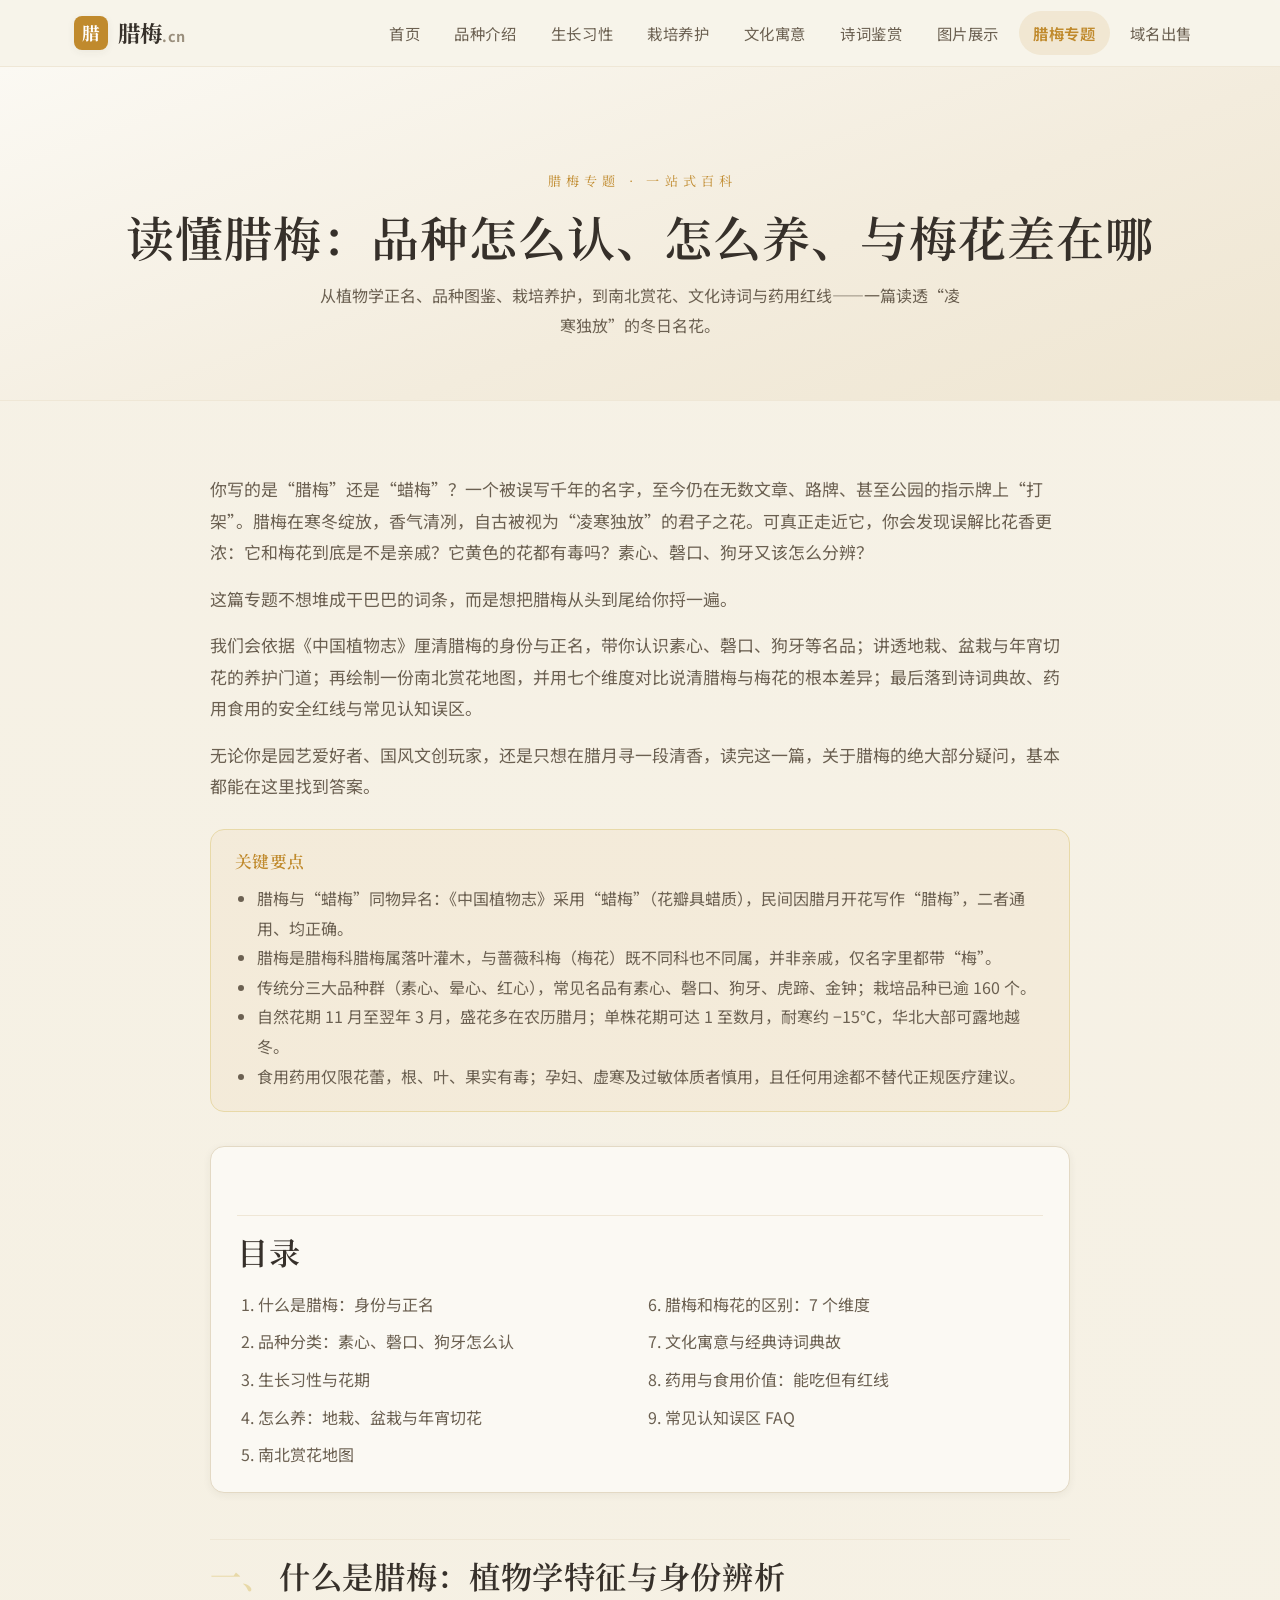
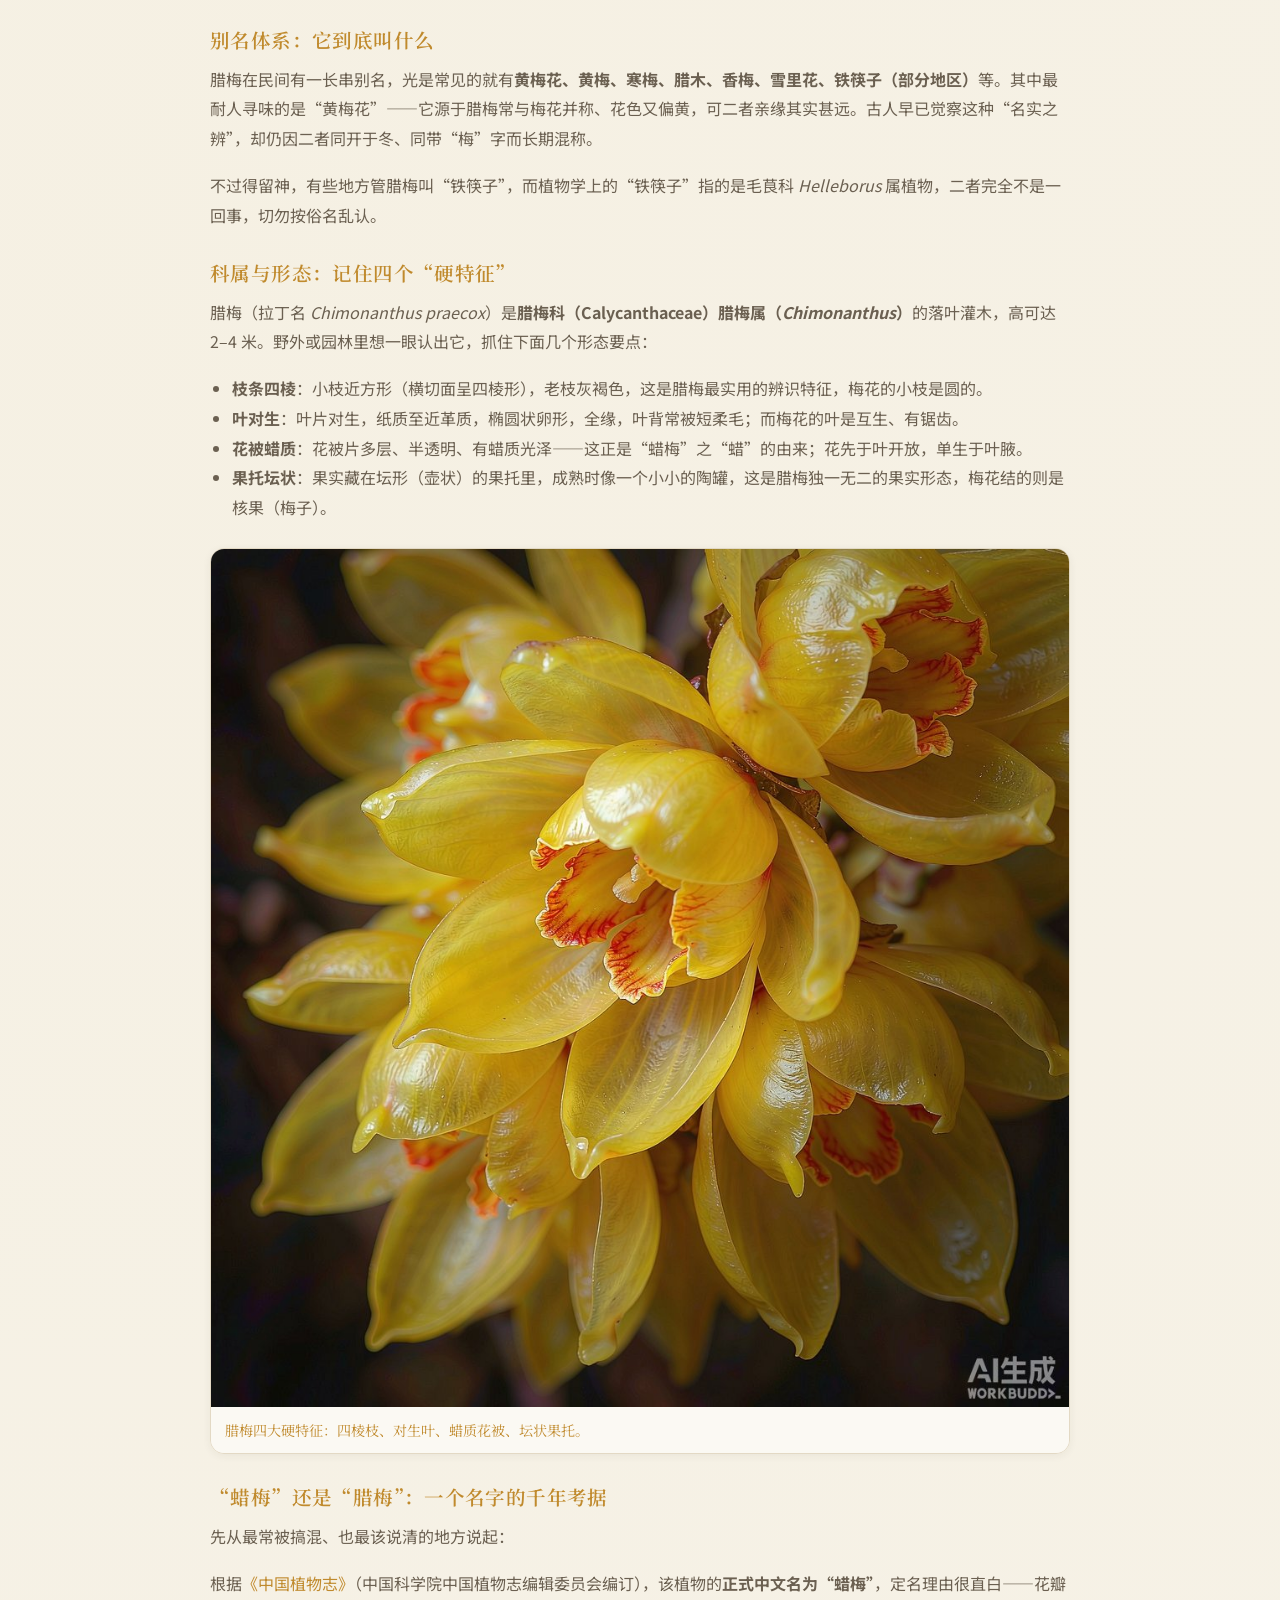
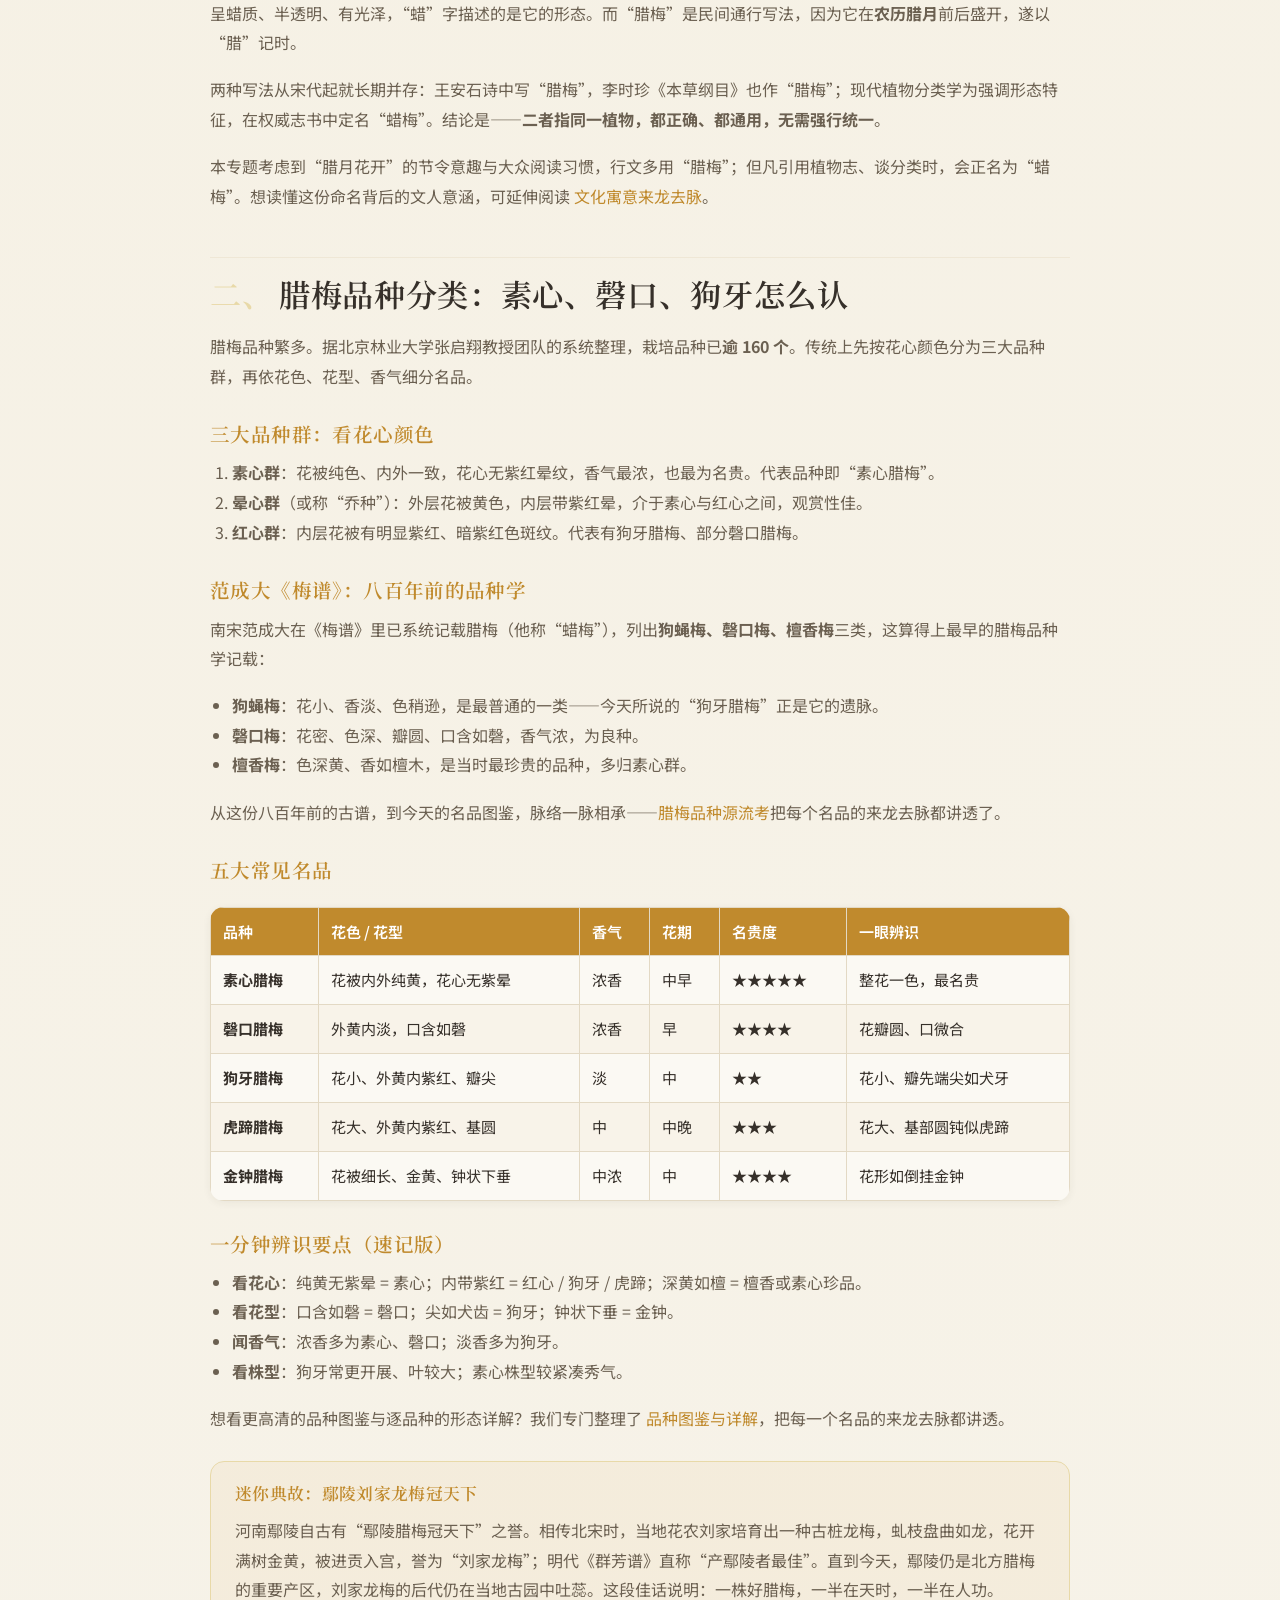
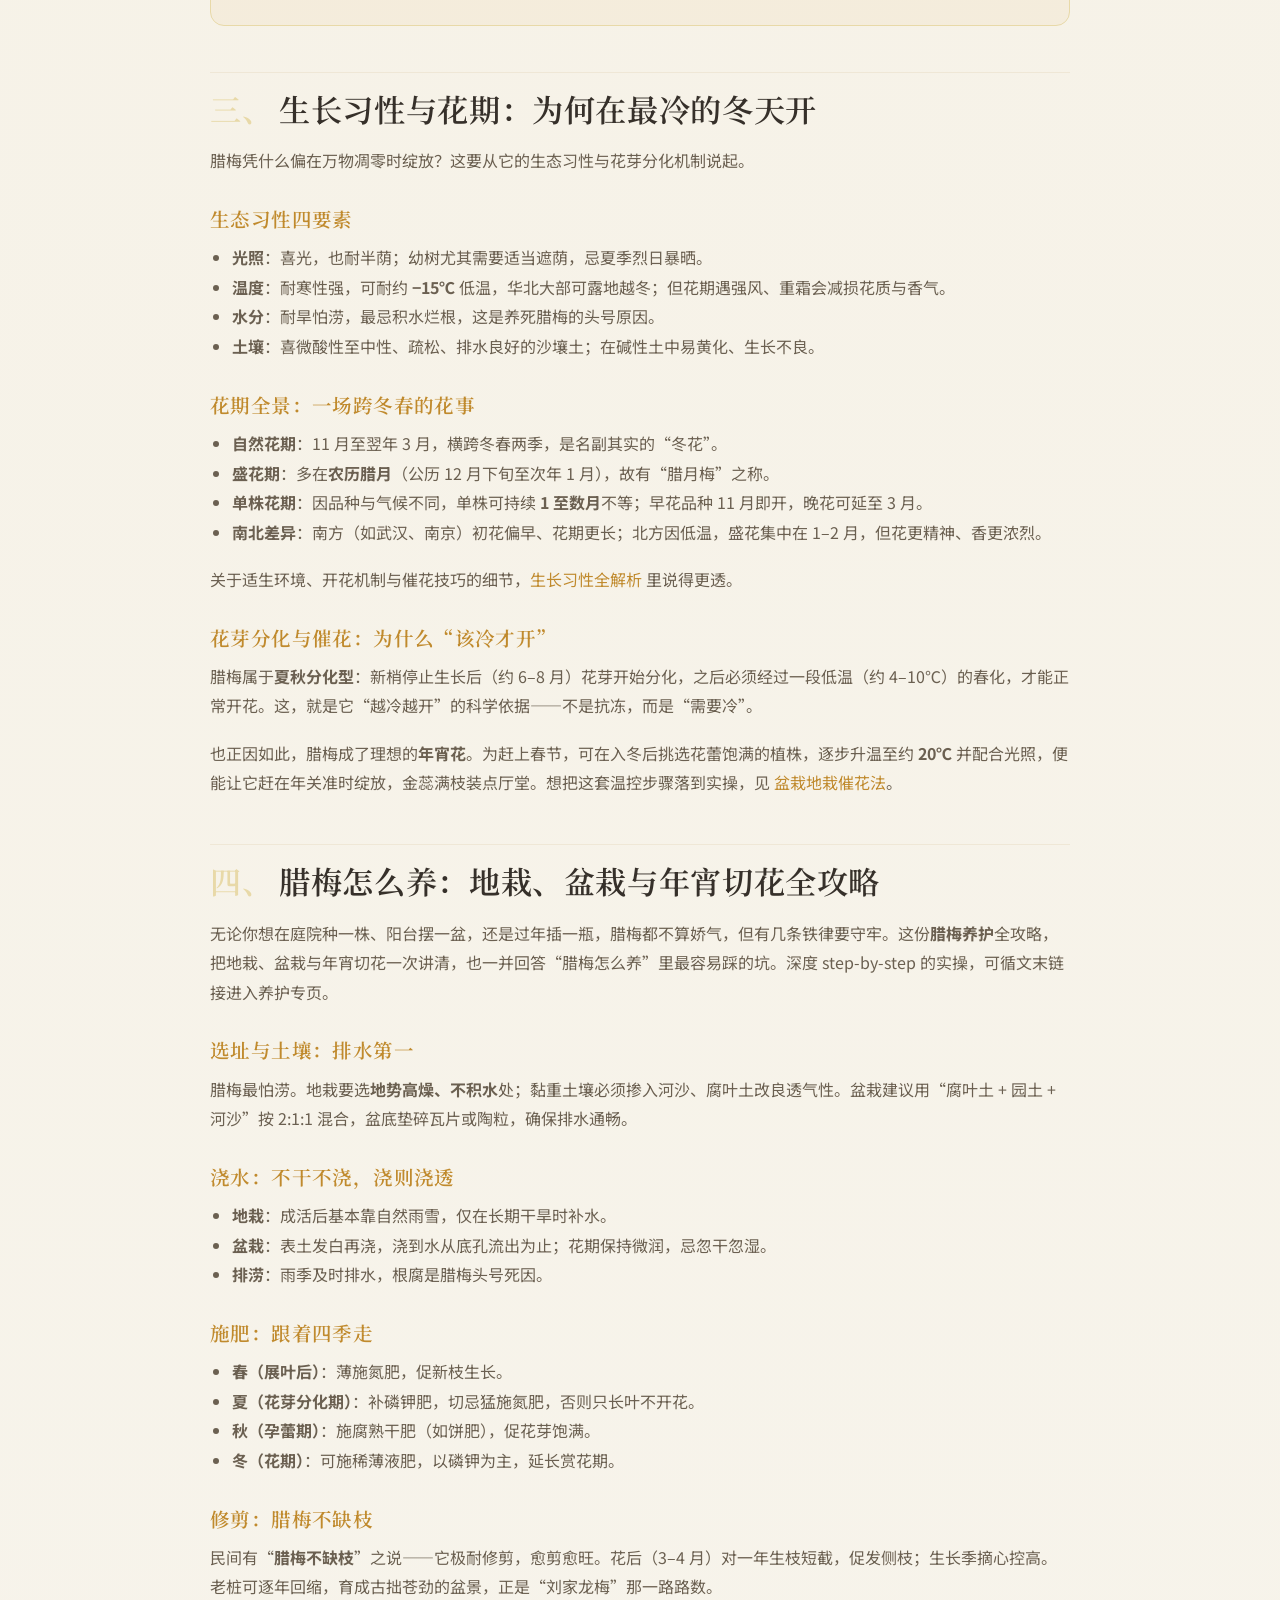
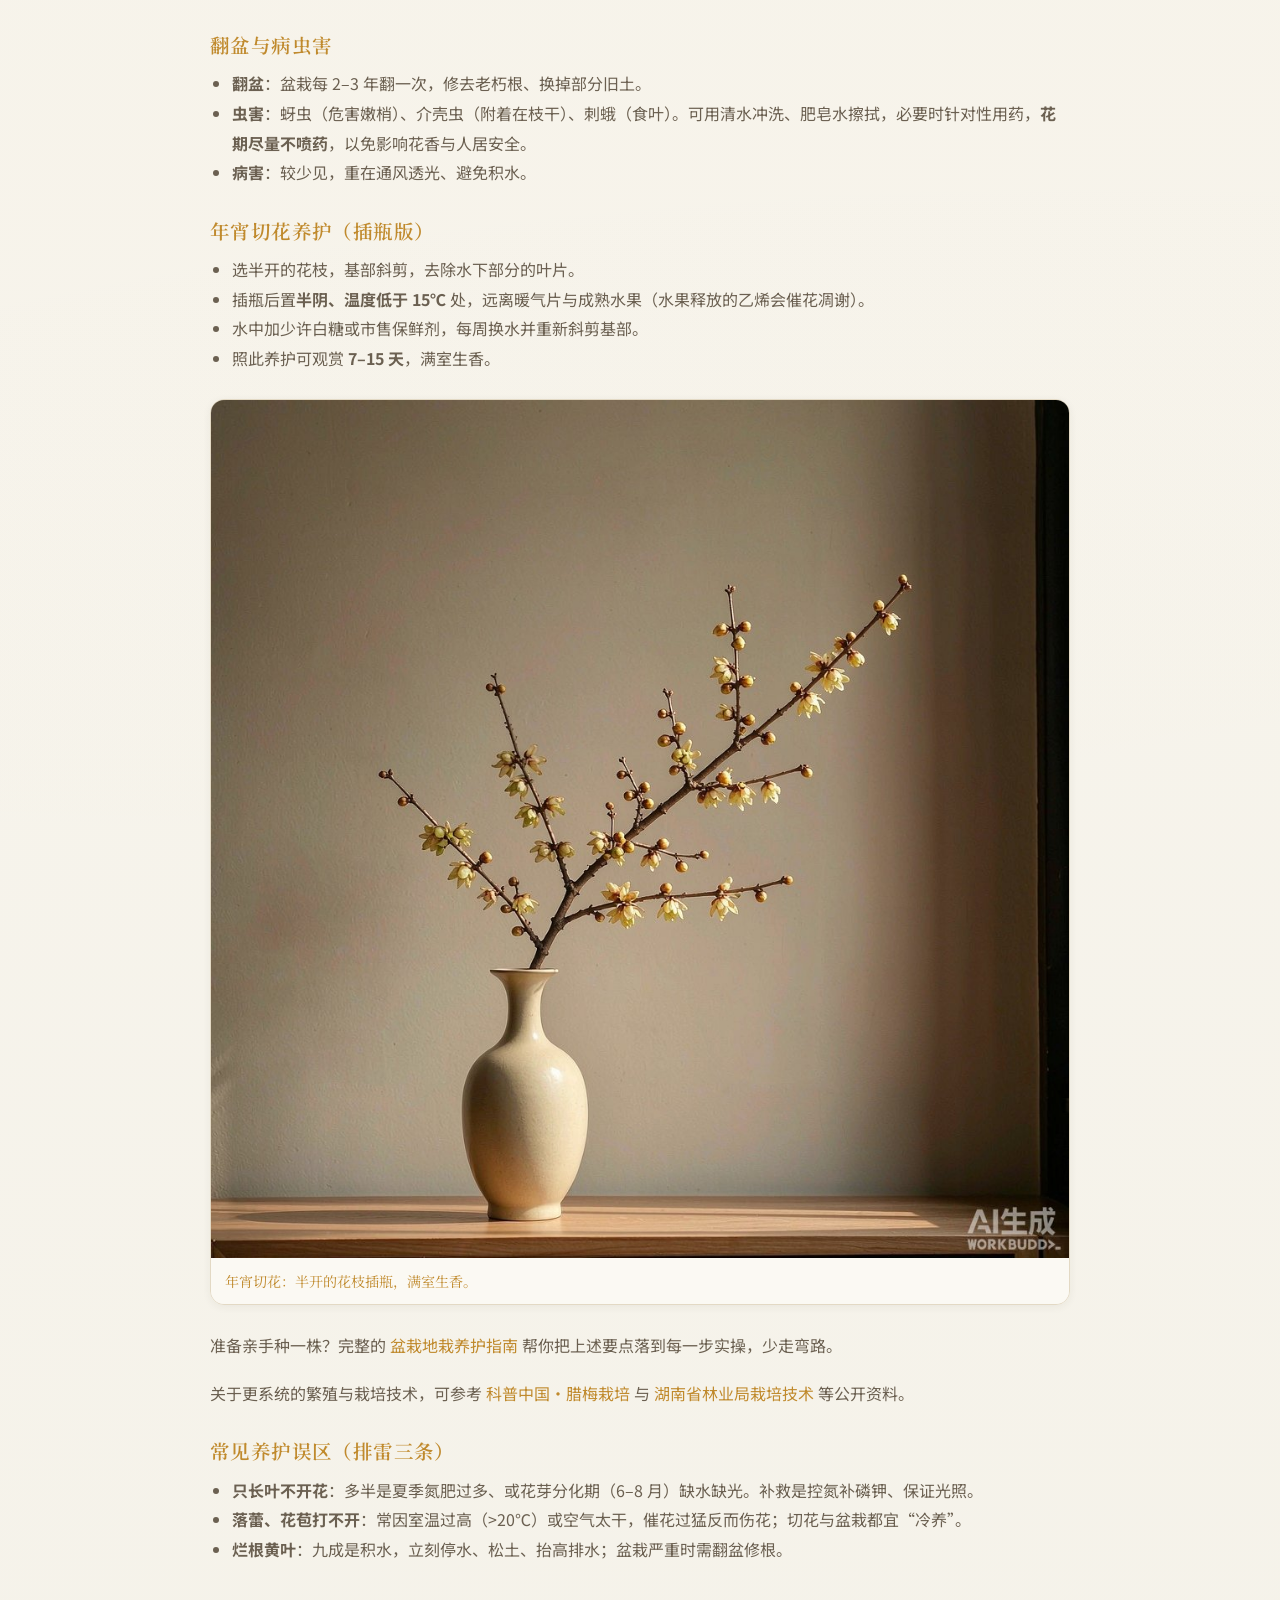
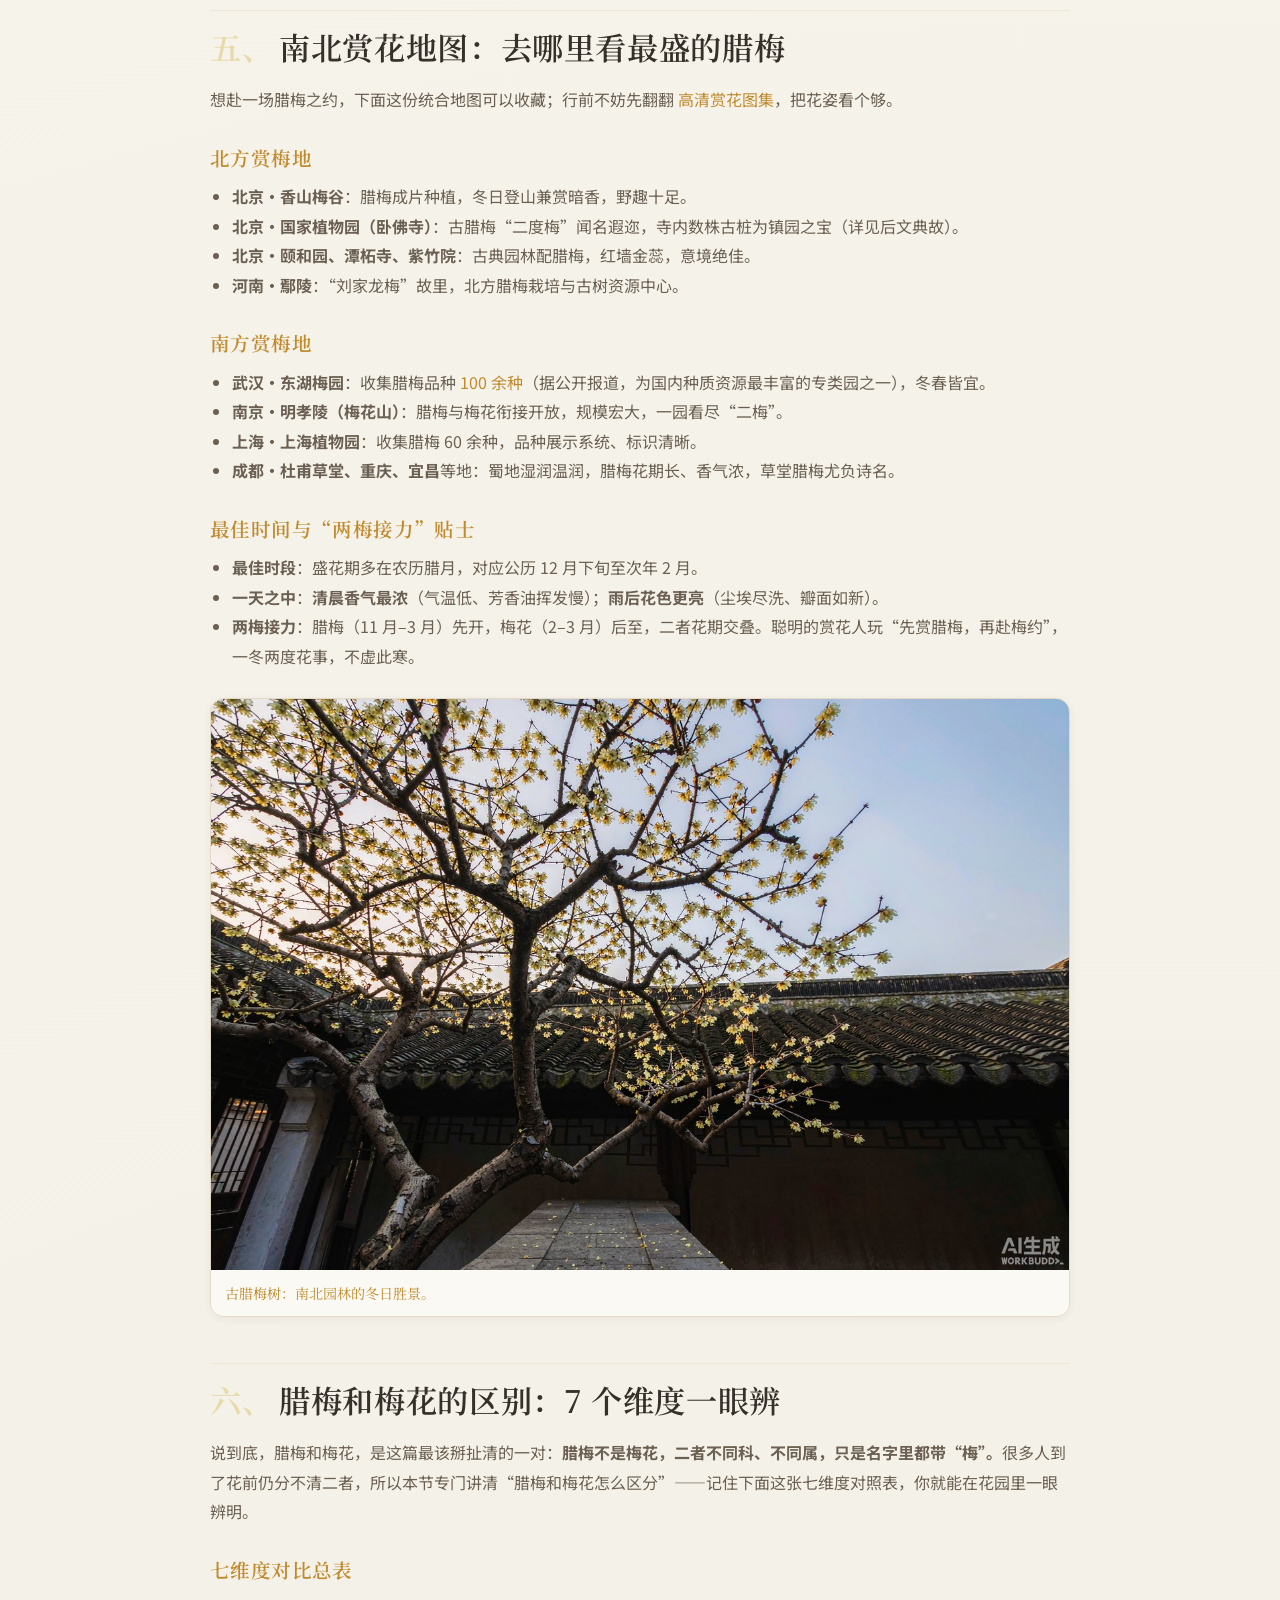
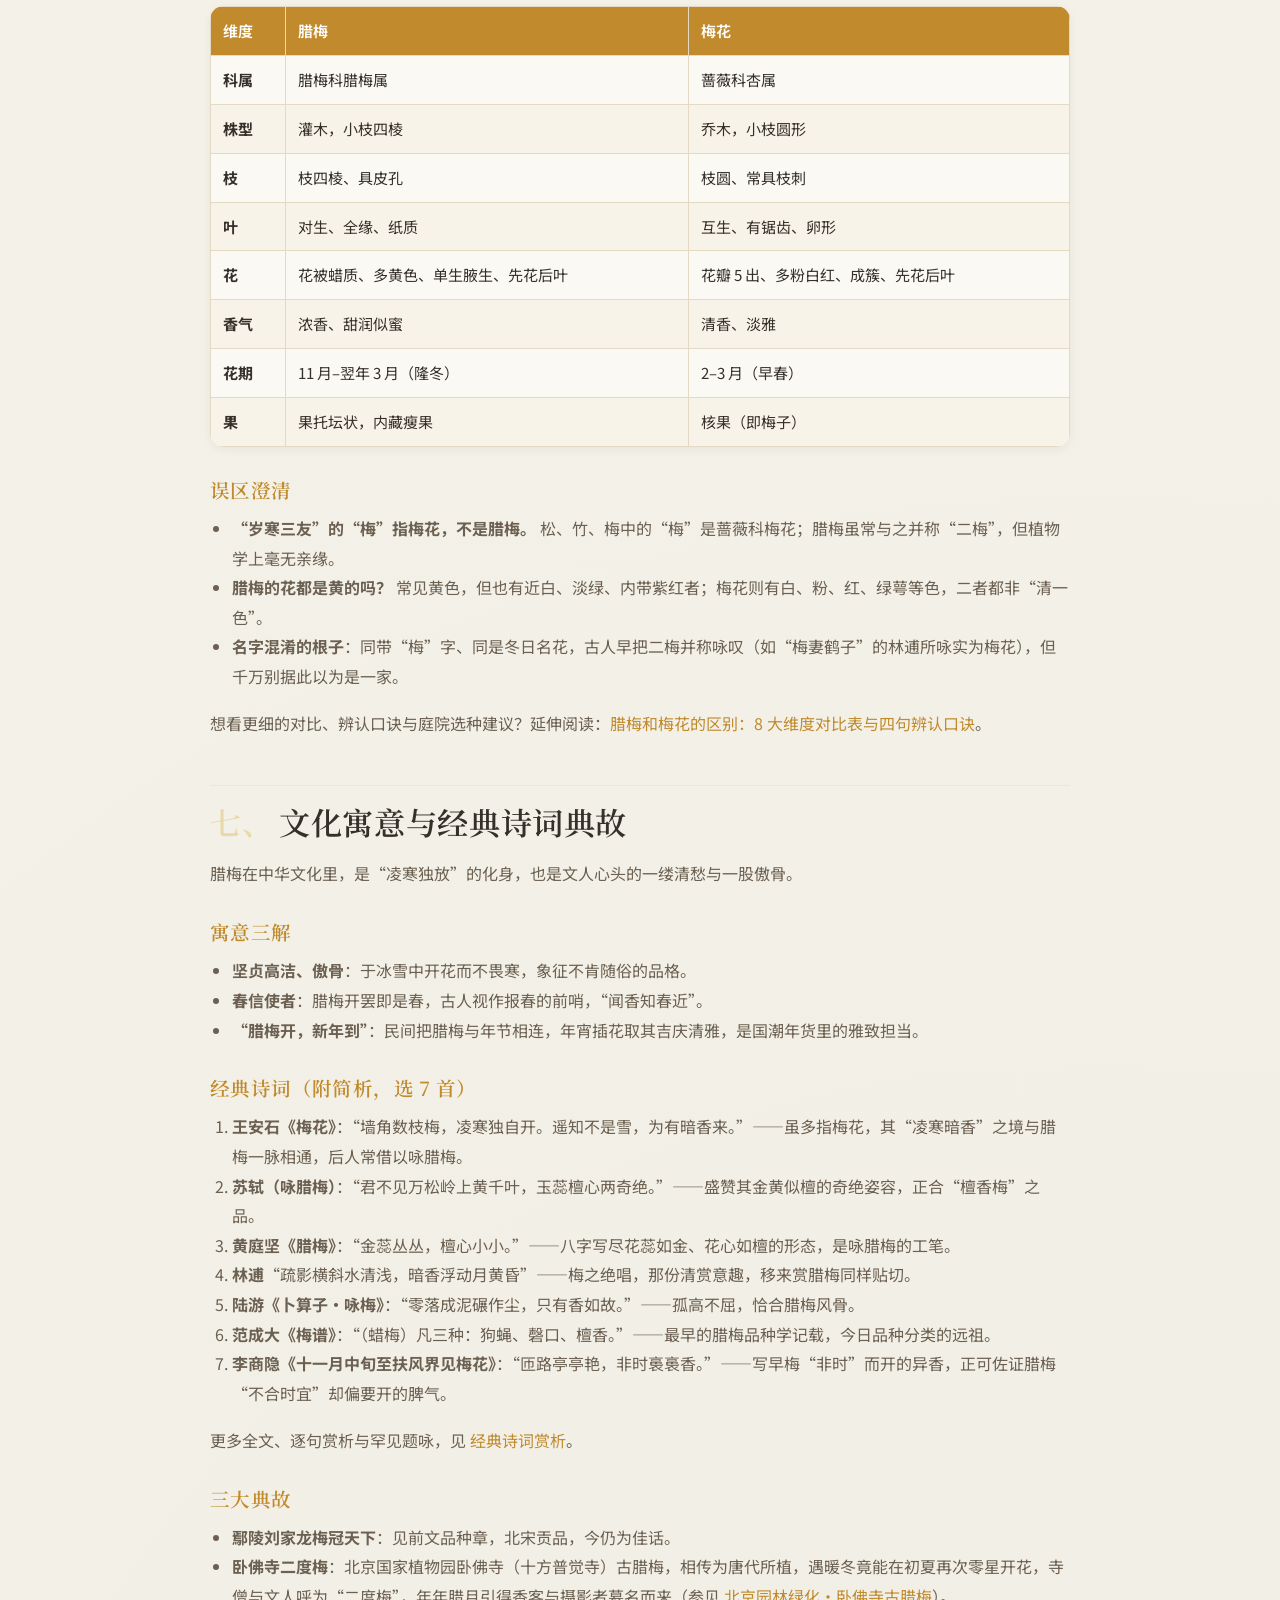
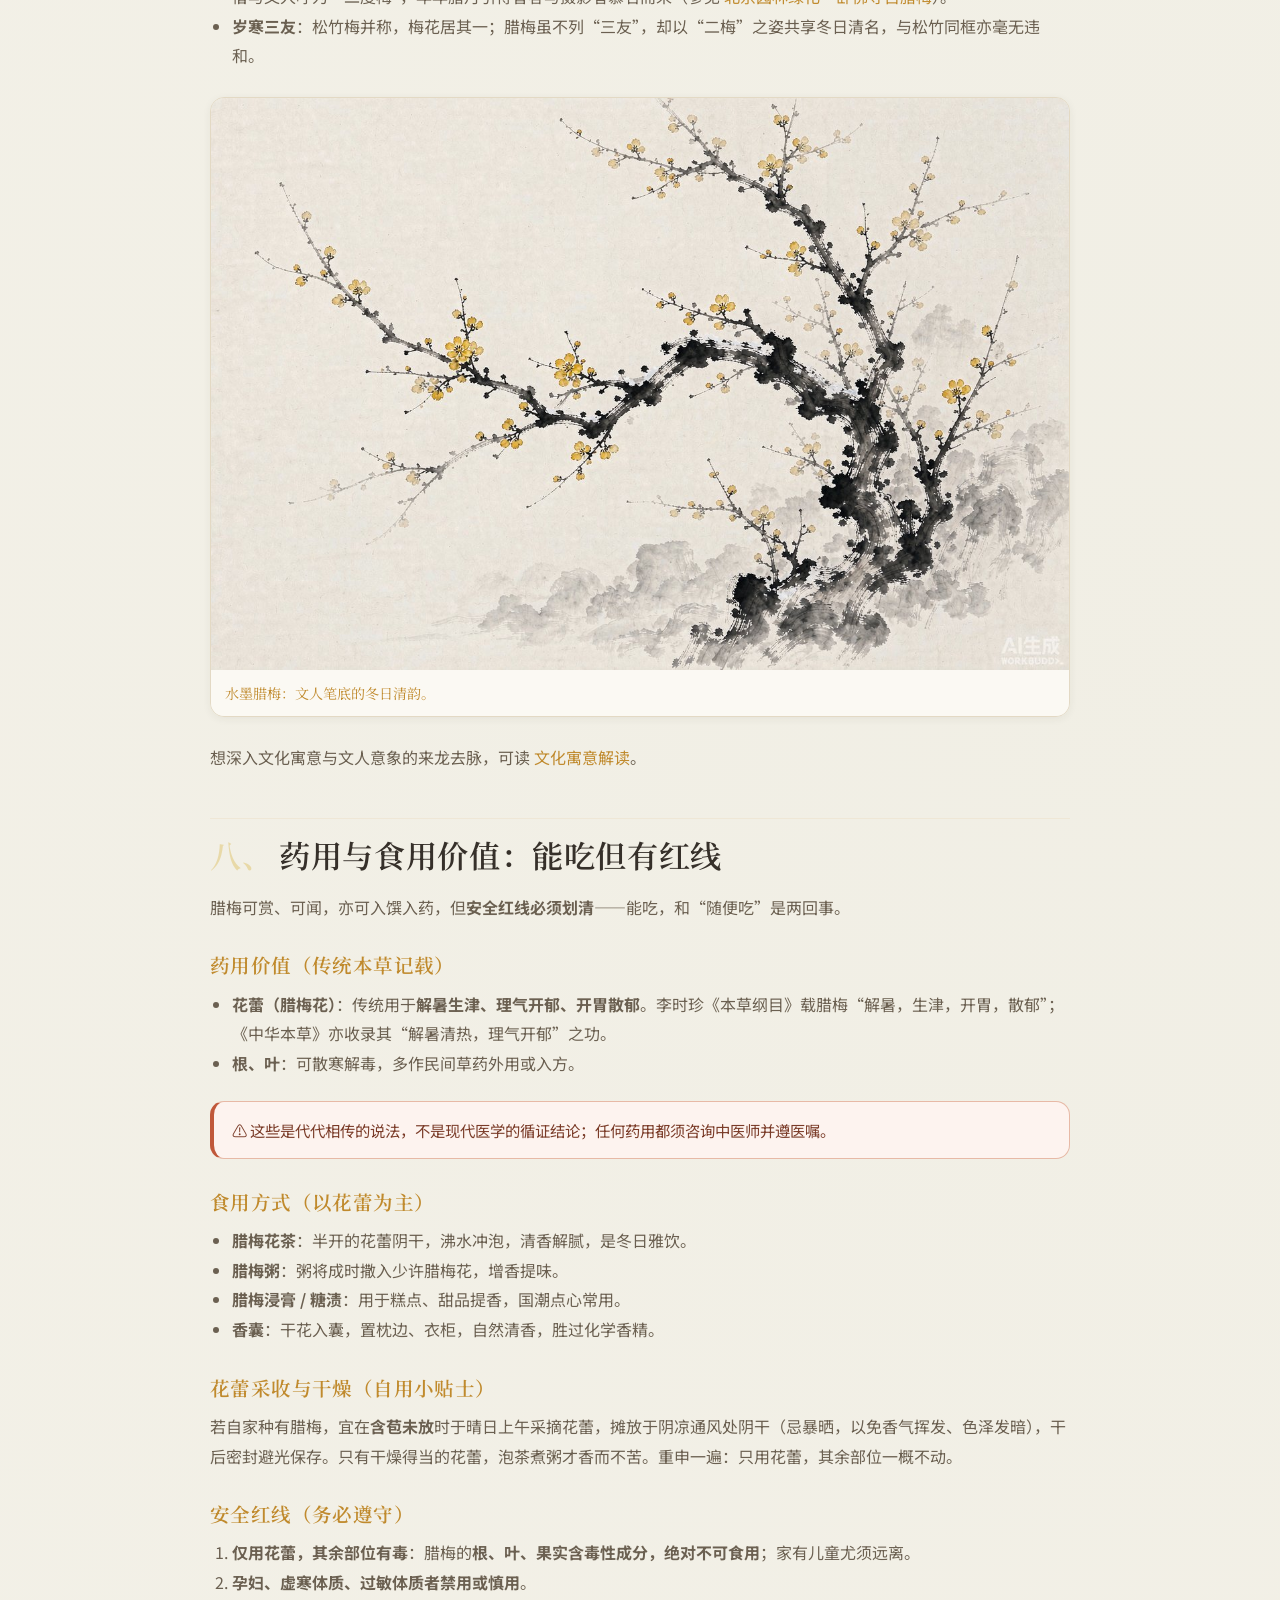
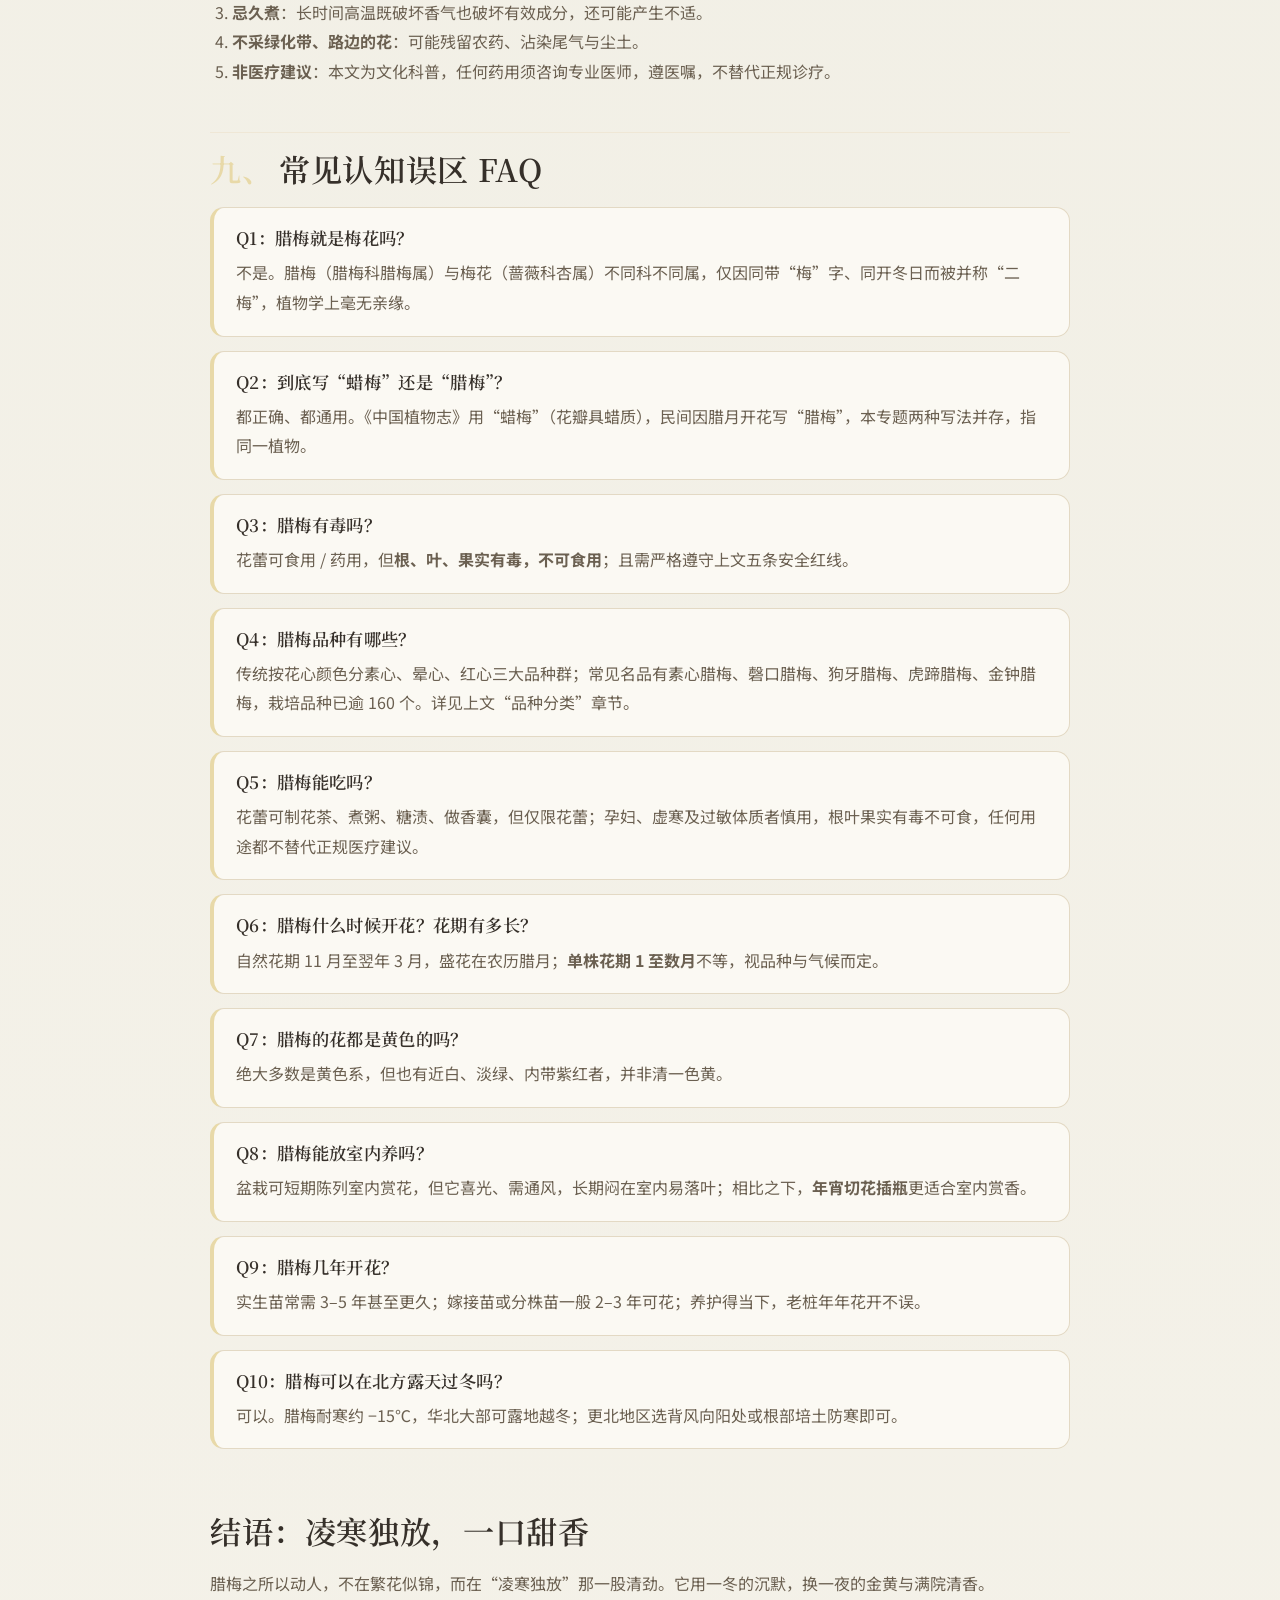
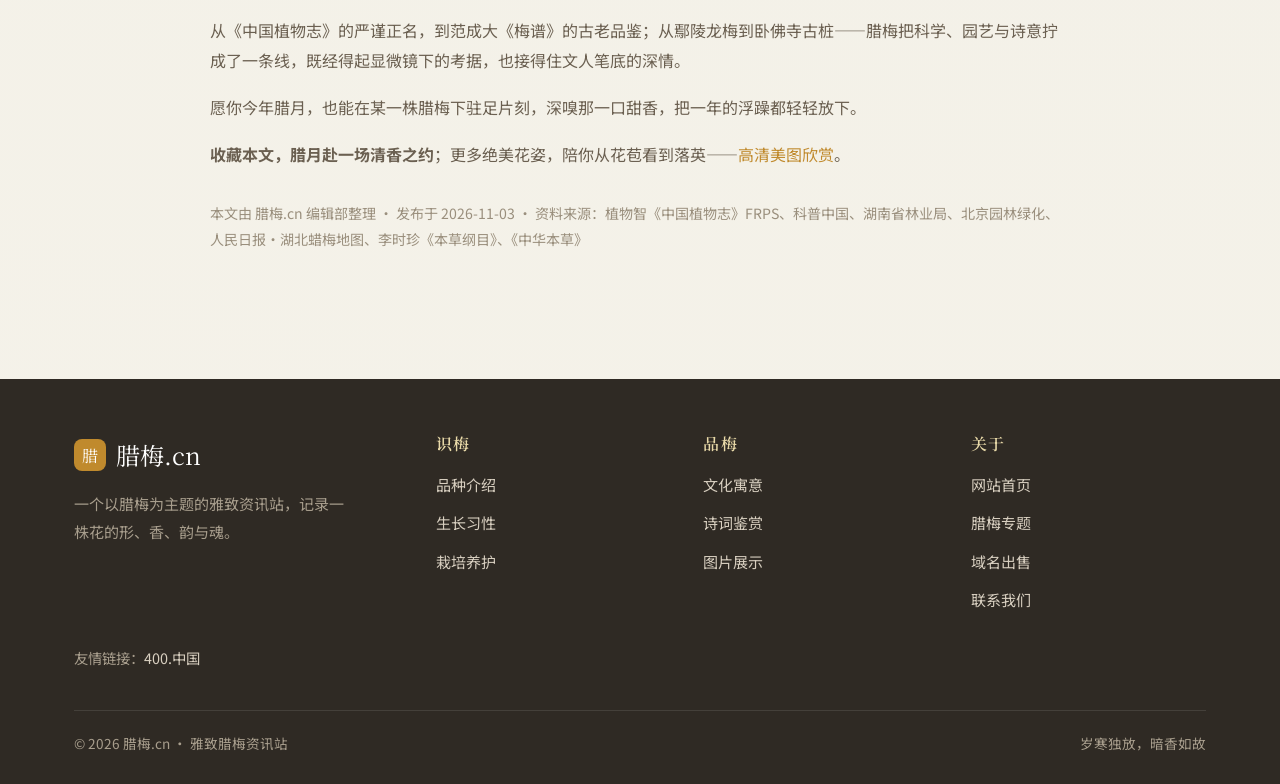
<file: lamei.html>
<!DOCTYPE html>
<html lang="zh-CN">
<head>
  <script>document.documentElement.classList.add('js');</script>
  <meta charset="UTF-8" />
  <meta name="viewport" content="width=device-width, initial-scale=1.0" />
  <title>腊梅全解：怎么养、品种分类与梅花区别 | 腊梅.cn</title>
  <meta name="description" content="腊梅怎么养？品种有哪些？和梅花怎么区分？什么时候开花、有毒吗、能吃吗？10个常见误区FAQ+7维度对比表，带你从入门到精通腊梅养护与鉴赏。" />
  <meta name="keywords" content="腊梅,蜡梅,腊梅品种,腊梅养护,腊梅和梅花的区别,腊梅品种有哪些,腊梅怎么养,腊梅能吃吗,腊梅药用价值,腊梅的寓意,腊梅赏花地点,腊梅有毒吗,腊梅花期多长" />
  <meta name="author" content="腊梅.cn 编辑部" />
  <meta name="robots" content="index,follow" />
  <link rel="canonical" href="https://腊梅.cn/lamei.html" />

  <!-- Open Graph -->
  <meta property="og:type" content="article" />
  <meta property="og:title" content="腊梅全解：怎么养、品种分类与梅花区别" />
  <meta property="og:description" content="素心、磬口、狗牙怎么认，地栽盆栽怎么养，与梅花7大区别，南北赏花地图、经典诗词与药用食用安全红线，一篇读懂。" />
  <meta property="og:image" content="https://腊梅.cn/assets/hero.jpg" />
  <meta property="og:url" content="https://腊梅.cn/lamei.html" />
  <meta name="twitter:card" content="summary_large_image" />

  <link rel="preconnect" href="https://fonts.googleapis.com" />
  <link rel="preconnect" href="https://fonts.gstatic.com" crossorigin />
  <link href="https://fonts.googleapis.com/css2?family=Noto+Serif+SC:wght@400;600;700&family=Noto+Sans+SC:wght@400;500;700&display=swap" rel="stylesheet" />
  <link rel="stylesheet" href="css/style.css" />
  <link rel="icon" href="assets/favicon.svg" type="image/svg+xml" />

  <!-- 结构化数据：Article + Breadcrumb + FAQ -->
  <script type="application/ld+json">
  {
    "@context": "https://schema.org",
    "@graph": [
      {
        "@type": "Article",
        "headline": "腊梅全解：品种辨析、栽培养护与梅花之别及文化寓意",
        "image": ["https://腊梅.cn/assets/hero.jpg"],
        "datePublished": "2026-11-03",
        "dateModified": "2026-11-03",
        "author": { "@type": "Organization", "name": "腊梅.cn 编辑部" },
        "publisher": {
          "@type": "Organization", "name": "腊梅.cn",
          "logo": { "@type": "ImageObject", "url": "https://腊梅.cn/assets/favicon.svg" }
        },
        "description": "腊梅（蜡梅）的品种、养护、与梅花区别及文化寓意的全面解读，含7维度对比表与10条常见误区FAQ。",
        "mainEntityOfPage": { "@type": "WebPage", "@id": "https://腊梅.cn/lamei.html" }
      },
      {
        "@type": "BreadcrumbList",
        "itemListElement": [
          { "@type": "ListItem", "position": 1, "name": "腊梅.cn", "item": "https://腊梅.cn/" },
          { "@type": "ListItem", "position": 2, "name": "腊梅专题", "item": "https://腊梅.cn/lamei.html" }
        ]
      },
      {
        "@type": "FAQPage",
        "mainEntity": [
          { "@type": "Question", "name": "腊梅就是梅花吗？", "acceptedAnswer": { "@type": "Answer", "text": "不是。腊梅（腊梅科腊梅属）与梅花（蔷薇科杏属）不同科不同属，仅因同带“梅”字、同开冬日而被并称“二梅”，植物学上毫无亲缘。" } },
          { "@type": "Question", "name": "到底写蜡梅还是腊梅？", "acceptedAnswer": { "@type": "Answer", "text": "都正确、都通用。《中国植物志》用“蜡梅”（花瓣具蜡质），民间因腊月开花写“腊梅”，本专题两种写法并存，指同一植物。" } },
          { "@type": "Question", "name": "腊梅有毒吗？", "acceptedAnswer": { "@type": "Answer", "text": "花蕾可食用或药用，但根、叶、果实含毒性成分、绝对不可食用；且需严格遵守安全红线，家有儿童尤须远离。" } },
          { "@type": "Question", "name": "腊梅品种有哪些？", "acceptedAnswer": { "@type": "Answer", "text": "传统按花心分素心、晕心、红心三大品种群；常见名品有素心腊梅、磬口腊梅、狗牙腊梅、虎蹄腊梅、金钟腊梅，栽培品种已逾160个。" } },
          { "@type": "Question", "name": "腊梅能吃吗？", "acceptedAnswer": { "@type": "Answer", "text": "花蕾可制花茶、煮粥、糖渍、做香囊，但仅限花蕾，且孕妇、虚寒及过敏体质者慎用；根、叶、果实有毒不可食，任何用途都不替代正规医疗建议。" } },
          { "@type": "Question", "name": "腊梅花期多长？什么时候开花？", "acceptedAnswer": { "@type": "Answer", "text": "自然花期11月至翌年3月，盛花在农历腊月（公历12月下旬至次年2月）；单株花期可达1至数月不等，视品种与气候而定。" } },
          { "@type": "Question", "name": "腊梅的花都是黄色的吗？", "acceptedAnswer": { "@type": "Answer", "text": "绝大多数是黄色系，但也有近白、淡绿、内带紫红者，并非清一色黄；梅花则有白、粉、红、绿萼等色。" } },
          { "@type": "Question", "name": "腊梅能放室内养吗？", "acceptedAnswer": { "@type": "Answer", "text": "盆栽可短期陈列室内赏花，但它喜光需通风，长期闷在室内易落叶；相比之下，年宵切花插瓶更适合室内赏香。" } },
          { "@type": "Question", "name": "腊梅几年开花？", "acceptedAnswer": { "@type": "Answer", "text": "实生苗常需3–5年甚至更久；嫁接苗或分株苗一般2–3年可花；养护得当下，老桩年年花开不误。" } },
          { "@type": "Question", "name": "腊梅可以在北方露天过冬吗？", "acceptedAnswer": { "@type": "Answer", "text": "可以。腊梅耐寒约-15℃，华北大部可露地越冬；更北地区选背风向阳处或根部培土防寒即可。" } }
        ]
      }
    ]
  }
  </script>
</head>
<body>

  <!-- ============ 顶部导航 ============ -->
  <header class="site-header">
    <div class="container nav">
      <a class="brand" href="index.html" aria-label="腊梅.cn 首页">
        <span class="seal" aria-hidden="true">腊</span>
        <span>腊梅<span class="tld">.cn</span></span>
      </a>
      <button class="nav-toggle" aria-label="展开导航菜单" aria-expanded="false" aria-controls="nav-links">
        <span></span><span></span><span></span>
      </button>
      <ul class="nav-links" id="nav-links">
        <li><a href="index.html">首页</a></li>
        <li><a href="varieties.html">品种介绍</a></li>
        <li><a href="habits.html">生长习性</a></li>
        <li><a href="cultivation.html">栽培养护</a></li>
        <li><a href="culture.html">文化寓意</a></li>
        <li><a href="poetry.html">诗词鉴赏</a></li>
        <li><a href="gallery.html">图片展示</a></li>
        <li><a href="lamei.html" class="active">腊梅专题</a></li>
        <li><a href="sale.html">域名出售</a></li>
      </ul>
    </div>
  </header>

  <main>
    <!-- ============ 专题主视觉 ============ -->
    <section class="article-hero">
      <div class="container">
        <span class="kicker">腊梅专题 · 一站式百科</span>
        <h1>读懂腊梅：品种怎么认、怎么养、与梅花差在哪</h1>
        <p>从植物学正名、品种图鉴、栽培养护，到南北赏花、文化诗词与药用红线——一篇读透“凌寒独放”的冬日名花。</p>
      </div>
    </section>

    <div class="section">
      <div class="container">
        <article class="article">

          <!-- 引言 -->
          <div class="lead">
            <p>你写的是“腊梅”还是“蜡梅”？一个被误写千年的名字，至今仍在无数文章、路牌、甚至公园的指示牌上“打架”。腊梅在寒冬绽放，香气清冽，自古被视为“凌寒独放”的君子之花。可真正走近它，你会发现误解比花香更浓：它和梅花到底是不是亲戚？它黄色的花都有毒吗？素心、磬口、狗牙又该怎么分辨？</p>
            <p>这篇专题不想堆成干巴巴的词条，而是想把腊梅从头到尾给你捋一遍。</p>
            <p>我们会依据《中国植物志》厘清腊梅的身份与正名，带你认识素心、磬口、狗牙等名品；讲透地栽、盆栽与年宵切花的养护门道；再绘制一份南北赏花地图，并用七个维度对比说清腊梅与梅花的根本差异；最后落到诗词典故、药用食用的安全红线与常见认知误区。</p>
            <p>无论你是园艺爱好者、国风文创玩家，还是只想在腊月寻一段清香，读完这一篇，关于腊梅的绝大部分疑问，基本都能在这里找到答案。</p>
          </div>

          <div class="keypoints">
            <h3>关键要点</h3>
            <ul>
              <li>腊梅与“蜡梅”同物异名：《中国植物志》采用“蜡梅”（花瓣具蜡质），民间因腊月开花写作“腊梅”，二者通用、均正确。</li>
              <li>腊梅是腊梅科腊梅属落叶灌木，与蔷薇科梅（梅花）既不同科也不同属，并非亲戚，仅名字里都带“梅”。</li>
              <li>传统分三大品种群（素心、晕心、红心），常见名品有素心、磬口、狗牙、虎蹄、金钟；栽培品种已逾 160 个。</li>
              <li>自然花期 11 月至翌年 3 月，盛花多在农历腊月；单株花期可达 1 至数月，耐寒约 −15℃，华北大部可露地越冬。</li>
              <li>食用药用仅限花蕾，根、叶、果实有毒；孕妇、虚寒及过敏体质者慎用，且任何用途都不替代正规医疗建议。</li>
            </ul>
          </div>

          <!-- 目录 -->
          <nav class="toc" aria-label="本文目录">
            <h2>目录</h2>
            <ol>
              <li><a href="#s1">什么是腊梅：身份与正名</a></li>
              <li><a href="#s2">品种分类：素心、磬口、狗牙怎么认</a></li>
              <li><a href="#s3">生长习性与花期</a></li>
              <li><a href="#s4">怎么养：地栽、盆栽与年宵切花</a></li>
              <li><a href="#s5">南北赏花地图</a></li>
              <li><a href="#s6">腊梅和梅花的区别：7 个维度</a></li>
              <li><a href="#s7">文化寓意与经典诗词典故</a></li>
              <li><a href="#s8">药用与食用价值：能吃但有红线</a></li>
              <li><a href="#s9">常见认知误区 FAQ</a></li>
            </ol>
          </nav>

          <!-- ===== 一、身份辨析 ===== -->
          <section id="s1">
            <h2><span class="num">一、</span>什么是腊梅：植物学特征与身份辨析</h2>

            <h3>别名体系：它到底叫什么</h3>
            <p>腊梅在民间有一长串别名，光是常见的就有<strong>黄梅花、黄梅、寒梅、腊木、香梅、雪里花、铁筷子（部分地区）</strong>等。其中最耐人寻味的是“黄梅花”——它源于腊梅常与梅花并称、花色又偏黄，可二者亲缘其实甚远。古人早已觉察这种“名实之辨”，却仍因二者同开于冬、同带“梅”字而长期混称。</p>
            <p>不过得留神，有些地方管腊梅叫“铁筷子”，而植物学上的“铁筷子”指的是毛茛科 <em>Helleborus</em> 属植物，二者完全不是一回事，切勿按俗名乱认。</p>

            <h3>科属与形态：记住四个“硬特征”</h3>
            <p>腊梅（拉丁名 <em>Chimonanthus praecox</em>）是<strong>腊梅科（Calycanthaceae）腊梅属（<em>Chimonanthus</em>）</strong>的落叶灌木，高可达 2–4 米。野外或园林里想一眼认出它，抓住下面几个形态要点：</p>
            <ul>
              <li><strong>枝条四棱</strong>：小枝近方形（横切面呈四棱形），老枝灰褐色，这是腊梅最实用的辨识特征，梅花的小枝是圆的。</li>
              <li><strong>叶对生</strong>：叶片对生，纸质至近革质，椭圆状卵形，全缘，叶背常被短柔毛；而梅花的叶是互生、有锯齿。</li>
              <li><strong>花被蜡质</strong>：花被片多层、半透明、有蜡质光泽——这正是“蜡梅”之“蜡”的由来；花先于叶开放，单生于叶腋。</li>
              <li><strong>果托坛状</strong>：果实藏在坛形（壶状）的果托里，成熟时像一个小小的陶罐，这是腊梅独一无二的果实形态，梅花结的则是核果（梅子）。</li>
            </ul>
            <figure class="figure">
              <img src="assets/closeup.jpg" alt="腊梅蜡质黄花特写，花被半透明有光泽，彰显蜡梅之名的由来" width="800" height="600" loading="lazy" />
              <figcaption>腊梅四大硬特征：四棱枝、对生叶、蜡质花被、坛状果托。</figcaption>
            </figure>

            <h3>“蜡梅”还是“腊梅”：一个名字的千年考据</h3>
            <p>先从最常被搞混、也最该说清的地方说起：</p>
            <p>根据<a href="https://www.iplant.cn/frps" target="_blank" rel="noopener">《中国植物志》</a>（中国科学院中国植物志编辑委员会编订），该植物的<strong>正式中文名为“蜡梅”</strong>，定名理由很直白——花瓣呈蜡质、半透明、有光泽，“蜡”字描述的是它的形态。而“腊梅”是民间通行写法，因为它在<strong>农历腊月</strong>前后盛开，遂以“腊”记时。</p>
            <p>两种写法从宋代起就长期并存：王安石诗中写“腊梅”，李时珍《本草纲目》也作“腊梅”；现代植物分类学为强调形态特征，在权威志书中定名“蜡梅”。结论是——<strong>二者指同一植物，都正确、都通用，无需强行统一</strong>。</p>
            <p>本专题考虑到“腊月花开”的节令意趣与大众阅读习惯，行文多用“腊梅”；但凡引用植物志、谈分类时，会正名为“蜡梅”。想读懂这份命名背后的文人意涵，可延伸阅读 <a href="culture.html">文化寓意来龙去脉</a>。</p>
          </section>

          <!-- ===== 二、品种分类 ===== -->
          <section id="s2">
            <h2><span class="num">二、</span>腊梅品种分类：素心、磬口、狗牙怎么认</h2>
            <p>腊梅品种繁多。据北京林业大学张启翔教授团队的系统整理，栽培品种已<strong>逾 160 个</strong>。传统上先按花心颜色分为三大品种群，再依花色、花型、香气细分名品。</p>

            <h3>三大品种群：看花心颜色</h3>
            <ol>
              <li><strong>素心群</strong>：花被纯色、内外一致，花心无紫红晕纹，香气最浓，也最为名贵。代表品种即“素心腊梅”。</li>
              <li><strong>晕心群</strong>（或称“乔种”）：外层花被黄色，内层带紫红晕，介于素心与红心之间，观赏性佳。</li>
              <li><strong>红心群</strong>：内层花被有明显紫红、暗紫红色斑纹。代表有狗牙腊梅、部分磬口腊梅。</li>
            </ol>

            <h3>范成大《梅谱》：八百年前的品种学</h3>
            <p>南宋范成大在《梅谱》里已系统记载腊梅（他称“蜡梅”），列出<strong>狗蝇梅、磬口梅、檀香梅</strong>三类，这算得上最早的腊梅品种学记载：</p>
            <ul>
              <li><strong>狗蝇梅</strong>：花小、香淡、色稍逊，是最普通的一类——今天所说的“狗牙腊梅”正是它的遗脉。</li>
              <li><strong>磬口梅</strong>：花密、色深、瓣圆、口含如磬，香气浓，为良种。</li>
              <li><strong>檀香梅</strong>：色深黄、香如檀木，是当时最珍贵的品种，多归素心群。</li>
            </ul>
            <p>从这份八百年前的古谱，到今天的名品图鉴，脉络一脉相承——<a href="varieties.html">腊梅品种源流考</a>把每个名品的来龙去脉都讲透了。</p>

            <h3>五大常见名品</h3>
            <table>
              <thead>
                <tr><th>品种</th><th>花色 / 花型</th><th>香气</th><th>花期</th><th>名贵度</th><th>一眼辨识</th></tr>
              </thead>
              <tbody>
                <tr><td><strong>素心腊梅</strong></td><td>花被内外纯黄，花心无紫晕</td><td>浓香</td><td>中早</td><td>★★★★★</td><td>整花一色，最名贵</td></tr>
                <tr><td><strong>磬口腊梅</strong></td><td>外黄内淡，口含如磬</td><td>浓香</td><td>早</td><td>★★★★</td><td>花瓣圆、口微合</td></tr>
                <tr><td><strong>狗牙腊梅</strong></td><td>花小、外黄内紫红、瓣尖</td><td>淡</td><td>中</td><td>★★</td><td>花小、瓣先端尖如犬牙</td></tr>
                <tr><td><strong>虎蹄腊梅</strong></td><td>花大、外黄内紫红、基圆</td><td>中</td><td>中晚</td><td>★★★</td><td>花大、基部圆钝似虎蹄</td></tr>
                <tr><td><strong>金钟腊梅</strong></td><td>花被细长、金黄、钟状下垂</td><td>中浓</td><td>中</td><td>★★★★</td><td>花形如倒挂金钟</td></tr>
              </tbody>
            </table>

            <h3>一分钟辨识要点（速记版）</h3>
            <ul>
              <li><strong>看花心</strong>：纯黄无紫晕 = 素心；内带紫红 = 红心 / 狗牙 / 虎蹄；深黄如檀 = 檀香或素心珍品。</li>
              <li><strong>看花型</strong>：口含如磬 = 磬口；尖如犬齿 = 狗牙；钟状下垂 = 金钟。</li>
              <li><strong>闻香气</strong>：浓香多为素心、磬口；淡香多为狗牙。</li>
              <li><strong>看株型</strong>：狗牙常更开展、叶较大；素心株型较紧凑秀气。</li>
            </ul>
            <p>想看更高清的品种图鉴与逐品种的形态详解？我们专门整理了 <a href="varieties.html">品种图鉴与详解</a>，把每一个名品的来龙去脉都讲透。</p>

            <div class="keypoints">
              <h3>迷你典故：鄢陵刘家龙梅冠天下</h3>
              <p style="margin:0;">河南鄢陵自古有“鄢陵腊梅冠天下”之誉。相传北宋时，当地花农刘家培育出一种古桩龙梅，虬枝盘曲如龙，花开满树金黄，被进贡入宫，誉为“刘家龙梅”；明代《群芳谱》直称“产鄢陵者最佳”。直到今天，鄢陵仍是北方腊梅的重要产区，刘家龙梅的后代仍在当地古园中吐蕊。这段佳话说明：一株好腊梅，一半在天时，一半在人功。</p>
            </div>
          </section>

          <!-- ===== 三、生长习性 ===== -->
          <section id="s3">
            <h2><span class="num">三、</span>生长习性与花期：为何在最冷的冬天开</h2>
            <p>腊梅凭什么偏在万物凋零时绽放？这要从它的生态习性与花芽分化机制说起。</p>

            <h3>生态习性四要素</h3>
            <ul>
              <li><strong>光照</strong>：喜光，也耐半荫；幼树尤其需要适当遮荫，忌夏季烈日暴晒。</li>
              <li><strong>温度</strong>：耐寒性强，可耐约 <strong>−15℃</strong> 低温，华北大部可露地越冬；但花期遇强风、重霜会减损花质与香气。</li>
              <li><strong>水分</strong>：耐旱怕涝，最忌积水烂根，这是养死腊梅的头号原因。</li>
              <li><strong>土壤</strong>：喜微酸性至中性、疏松、排水良好的沙壤土；在碱性土中易黄化、生长不良。</li>
            </ul>

            <h3>花期全景：一场跨冬春的花事</h3>
            <ul>
              <li><strong>自然花期</strong>：11 月至翌年 3 月，横跨冬春两季，是名副其实的“冬花”。</li>
              <li><strong>盛花期</strong>：多在<strong>农历腊月</strong>（公历 12 月下旬至次年 1 月），故有“腊月梅”之称。</li>
              <li><strong>单株花期</strong>：因品种与气候不同，单株可持续 <strong>1 至数月</strong>不等；早花品种 11 月即开，晚花可延至 3 月。</li>
              <li><strong>南北差异</strong>：南方（如武汉、南京）初花偏早、花期更长；北方因低温，盛花集中在 1–2 月，但花更精神、香更浓烈。</li>
            </ul>
            <p>关于适生环境、开花机制与催花技巧的细节，<a href="habits.html">生长习性全解析</a> 里说得更透。</p>

            <h3>花芽分化与催花：为什么“该冷才开”</h3>
            <p>腊梅属于<strong>夏秋分化型</strong>：新梢停止生长后（约 6–8 月）花芽开始分化，之后必须经过一段低温（约 4–10℃）的春化，才能正常开花。这，就是它“越冷越开”的科学依据——不是抗冻，而是“需要冷”。</p>
            <p>也正因如此，腊梅成了理想的<strong>年宵花</strong>。为赶上春节，可在入冬后挑选花蕾饱满的植株，逐步升温至约 <strong>20℃</strong> 并配合光照，便能让它赶在年关准时绽放，金蕊满枝装点厅堂。想把这套温控步骤落到实操，见 <a href="cultivation.html">盆栽地栽催花法</a>。</p>
          </section>

          <!-- ===== 四、栽培养护 ===== -->
          <section id="s4">
            <h2><span class="num">四、</span>腊梅怎么养：地栽、盆栽与年宵切花全攻略</h2>
            <p>无论你想在庭院种一株、阳台摆一盆，还是过年插一瓶，腊梅都不算娇气，但有几条铁律要守牢。这份<strong>腊梅养护</strong>全攻略，把地栽、盆栽与年宵切花一次讲清，也一并回答“腊梅怎么养”里最容易踩的坑。深度 step-by-step 的实操，可循文末链接进入养护专页。</p>

            <h3>选址与土壤：排水第一</h3>
            <p>腊梅最怕涝。地栽要选<strong>地势高燥、不积水</strong>处；黏重土壤必须掺入河沙、腐叶土改良透气性。盆栽建议用“腐叶土 + 园土 + 河沙”按 2:1:1 混合，盆底垫碎瓦片或陶粒，确保排水通畅。</p>

            <h3>浇水：不干不浇，浇则浇透</h3>
            <ul>
              <li><strong>地栽</strong>：成活后基本靠自然雨雪，仅在长期干旱时补水。</li>
              <li><strong>盆栽</strong>：表土发白再浇，浇到水从底孔流出为止；花期保持微润，忌忽干忽湿。</li>
              <li><strong>排涝</strong>：雨季及时排水，根腐是腊梅头号死因。</li>
            </ul>

            <h3>施肥：跟着四季走</h3>
            <ul>
              <li><strong>春（展叶后）</strong>：薄施氮肥，促新枝生长。</li>
              <li><strong>夏（花芽分化期）</strong>：补磷钾肥，切忌猛施氮肥，否则只长叶不开花。</li>
              <li><strong>秋（孕蕾期）</strong>：施腐熟干肥（如饼肥），促花芽饱满。</li>
              <li><strong>冬（花期）</strong>：可施稀薄液肥，以磷钾为主，延长赏花期。</li>
            </ul>

            <h3>修剪：腊梅不缺枝</h3>
            <p>民间有“<strong>腊梅不缺枝</strong>”之说——它极耐修剪，愈剪愈旺。花后（3–4 月）对一年生枝短截，促发侧枝；生长季摘心控高。老桩可逐年回缩，育成古拙苍劲的盆景，正是“刘家龙梅”那一路路数。</p>

            <h3>翻盆与病虫害</h3>
            <ul>
              <li><strong>翻盆</strong>：盆栽每 2–3 年翻一次，修去老朽根、换掉部分旧土。</li>
              <li><strong>虫害</strong>：蚜虫（危害嫩梢）、介壳虫（附着在枝干）、刺蛾（食叶）。可用清水冲洗、肥皂水擦拭，必要时针对性用药，<strong>花期尽量不喷药</strong>，以免影响花香与人居安全。</li>
              <li><strong>病害</strong>：较少见，重在通风透光、避免积水。</li>
            </ul>

            <h3>年宵切花养护（插瓶版）</h3>
            <ul>
              <li>选半开的花枝，基部斜剪，去除水下部分的叶片。</li>
              <li>插瓶后置<strong>半阴、温度低于 15℃</strong> 处，远离暖气片与成熟水果（水果释放的乙烯会催花凋谢）。</li>
              <li>水中加少许白糖或市售保鲜剂，每周换水并重新斜剪基部。</li>
              <li>照此养护可观赏 <strong>7–15 天</strong>，满室生香。</li>
            </ul>
            <figure class="figure">
              <img src="assets/vase.jpg" alt="青瓷瓶中斜插的腊梅花枝，是年宵切花赏香的雅致之选" width="800" height="600" loading="lazy" />
              <figcaption>年宵切花：半开的花枝插瓶，满室生香。</figcaption>
            </figure>
            <p>准备亲手种一株？完整的 <a href="cultivation.html">盆栽地栽养护指南</a> 帮你把上述要点落到每一步实操，少走弯路。</p>
            <p>关于更系统的繁殖与栽培技术，可参考 <a href="https://www.kepuchina.cn/article/articleinfo?business_type=100&ar_id=362367" target="_blank" rel="noopener">科普中国·腊梅栽培</a> 与 <a href="https://lyj.hunan.gov.cn/tslm_71206/lykp/syjs/201512/t20151227_2589139.html" target="_blank" rel="noopener">湖南省林业局栽培技术</a> 等公开资料。</p>

            <h3>常见养护误区（排雷三条）</h3>
            <ul>
              <li><strong>只长叶不开花</strong>：多半是夏季氮肥过多、或花芽分化期（6–8 月）缺水缺光。补救是控氮补磷钾、保证光照。</li>
              <li><strong>落蕾、花苞打不开</strong>：常因室温过高（&gt;20℃）或空气太干，催花过猛反而伤花；切花与盆栽都宜“冷养”。</li>
              <li><strong>烂根黄叶</strong>：九成是积水，立刻停水、松土、抬高排水；盆栽严重时需翻盆修根。</li>
            </ul>
          </section>

          <!-- ===== 五、南北赏花 ===== -->
          <section id="s5">
            <h2><span class="num">五、</span>南北赏花地图：去哪里看最盛的腊梅</h2>
            <p>想赴一场腊梅之约，下面这份统合地图可以收藏；行前不妨先翻翻 <a href="gallery.html">高清赏花图集</a>，把花姿看个够。</p>

            <h3>北方赏梅地</h3>
            <ul>
              <li><strong>北京·香山梅谷</strong>：腊梅成片种植，冬日登山兼赏暗香，野趣十足。</li>
              <li><strong>北京·国家植物园（卧佛寺）</strong>：古腊梅“二度梅”闻名遐迩，寺内数株古桩为镇园之宝（详见后文典故）。</li>
              <li><strong>北京·颐和园、潭柘寺、紫竹院</strong>：古典园林配腊梅，红墙金蕊，意境绝佳。</li>
              <li><strong>河南·鄢陵</strong>：“刘家龙梅”故里，北方腊梅栽培与古树资源中心。</li>
            </ul>

            <h3>南方赏梅地</h3>
            <ul>
              <li><strong>武汉·东湖梅园</strong>：收集腊梅品种 <a href="https://peopleapp.com/rmharticle/30026118251" target="_blank" rel="noopener">100 余种</a>（据公开报道，为国内种质资源最丰富的专类园之一），冬春皆宜。</li>
              <li><strong>南京·明孝陵（梅花山）</strong>：腊梅与梅花衔接开放，规模宏大，一园看尽“二梅”。</li>
              <li><strong>上海·上海植物园</strong>：收集腊梅 60 余种，品种展示系统、标识清晰。</li>
              <li><strong>成都·杜甫草堂、重庆、宜昌</strong>等地：蜀地湿润温润，腊梅花期长、香气浓，草堂腊梅尤负诗名。</li>
            </ul>

            <h3>最佳时间与“两梅接力”贴士</h3>
            <ul>
              <li><strong>最佳时段</strong>：盛花期多在农历腊月，对应公历 12 月下旬至次年 2 月。</li>
              <li><strong>一天之中</strong>：<strong>清晨香气最浓</strong>（气温低、芳香油挥发慢）；<strong>雨后花色更亮</strong>（尘埃尽洗、瓣面如新）。</li>
              <li><strong>两梅接力</strong>：腊梅（11 月–3 月）先开，梅花（2–3 月）后至，二者花期交叠。聪明的赏花人玩“先赏腊梅，再赴梅约”，一冬两度花事，不虚此寒。</li>
            </ul>
            <figure class="figure">
              <img src="assets/garden.jpg" alt="中式庭院中的古腊梅树，是南北园林冬日赏花的胜地" width="800" height="600" loading="lazy" />
              <figcaption>古腊梅树：南北园林的冬日胜景。</figcaption>
            </figure>
          </section>

          <!-- ===== 六、与梅花区别 ===== -->
          <section id="s6">
            <h2><span class="num">六、</span>腊梅和梅花的区别：7 个维度一眼辨</h2>
            <p>说到底，腊梅和梅花，是这篇最该掰扯清的一对：<strong>腊梅不是梅花，二者不同科、不同属，只是名字里都带“梅”。</strong>很多人到了花前仍分不清二者，所以本节专门讲清“腊梅和梅花怎么区分”——记住下面这张七维度对照表，你就能在花园里一眼辨明。</p>

            <h3>七维度对比总表</h3>
            <table>
              <thead>
                <tr><th>维度</th><th>腊梅</th><th>梅花</th></tr>
              </thead>
              <tbody>
                <tr><td><strong>科属</strong></td><td>腊梅科腊梅属</td><td>蔷薇科杏属</td></tr>
                <tr><td><strong>株型</strong></td><td>灌木，小枝四棱</td><td>乔木，小枝圆形</td></tr>
                <tr><td><strong>枝</strong></td><td>枝四棱、具皮孔</td><td>枝圆、常具枝刺</td></tr>
                <tr><td><strong>叶</strong></td><td>对生、全缘、纸质</td><td>互生、有锯齿、卵形</td></tr>
                <tr><td><strong>花</strong></td><td>花被蜡质、多黄色、单生腋生、先花后叶</td><td>花瓣 5 出、多粉白红、成簇、先花后叶</td></tr>
                <tr><td><strong>香气</strong></td><td>浓香、甜润似蜜</td><td>清香、淡雅</td></tr>
                <tr><td><strong>花期</strong></td><td>11 月–翌年 3 月（隆冬）</td><td>2–3 月（早春）</td></tr>
                <tr><td><strong>果</strong></td><td>果托坛状，内藏瘦果</td><td>核果（即梅子）</td></tr>
              </tbody>
            </table>

            <h3>误区澄清</h3>
            <ul>
              <li><strong>“岁寒三友”的“梅”指梅花，不是腊梅。</strong> 松、竹、梅中的“梅”是蔷薇科梅花；腊梅虽常与之并称“二梅”，但植物学上毫无亲缘。</li>
              <li><strong>腊梅的花都是黄的吗？</strong> 常见黄色，但也有近白、淡绿、内带紫红者；梅花则有白、粉、红、绿萼等色，二者都非“清一色”。</li>
              <li><strong>名字混淆的根子</strong>：同带“梅”字、同是冬日名花，古人早把二梅并称咏叹（如“梅妻鹤子”的林逋所咏实为梅花），但千万别据此以为是一家。</li>
            </ul>
            <p>想看更细的对比、辨认口诀与庭院选种建议？延伸阅读：<a href="chabie.html">腊梅和梅花的区别：8 大维度对比表与四句辨认口诀</a>。</p>
          </section>

          <!-- ===== 七、文化诗词 ===== -->
          <section id="s7">
            <h2><span class="num">七、</span>文化寓意与经典诗词典故</h2>
            <p>腊梅在中华文化里，是“凌寒独放”的化身，也是文人心头的一缕清愁与一股傲骨。</p>

            <h3>寓意三解</h3>
            <ul>
              <li><strong>坚贞高洁、傲骨</strong>：于冰雪中开花而不畏寒，象征不肯随俗的品格。</li>
              <li><strong>春信使者</strong>：腊梅开罢即是春，古人视作报春的前哨，“闻香知春近”。</li>
              <li><strong>“腊梅开，新年到”</strong>：民间把腊梅与年节相连，年宵插花取其吉庆清雅，是国潮年货里的雅致担当。</li>
            </ul>

            <h3>经典诗词（附简析，选 7 首）</h3>
            <ol>
              <li><strong>王安石《梅花》</strong>：“墙角数枝梅，凌寒独自开。遥知不是雪，为有暗香来。”——虽多指梅花，其“凌寒暗香”之境与腊梅一脉相通，后人常借以咏腊梅。</li>
              <li><strong>苏轼（咏腊梅）</strong>：“君不见万松岭上黄千叶，玉蕊檀心两奇绝。”——盛赞其金黄似檀的奇绝姿容，正合“檀香梅”之品。</li>
              <li><strong>黄庭坚《腊梅》</strong>：“金蕊丛丛，檀心小小。”——八字写尽花蕊如金、花心如檀的形态，是咏腊梅的工笔。</li>
              <li><strong>林逋</strong>“疏影横斜水清浅，暗香浮动月黄昏”——梅之绝唱，那份清赏意趣，移来赏腊梅同样贴切。</li>
              <li><strong>陆游《卜算子·咏梅》</strong>：“零落成泥碾作尘，只有香如故。”——孤高不屈，恰合腊梅风骨。</li>
              <li><strong>范成大《梅谱》</strong>：“（蜡梅）凡三种：狗蝇、磬口、檀香。”——最早的腊梅品种学记载，今日品种分类的远祖。</li>
              <li><strong>李商隐《十一月中旬至扶风界见梅花》</strong>：“匝路亭亭艳，非时裛裛香。”——写早梅“非时”而开的异香，正可佐证腊梅“不合时宜”却偏要开的脾气。</li>
            </ol>
            <p>更多全文、逐句赏析与罕见题咏，见 <a href="poetry.html">经典诗词赏析</a>。</p>

            <h3>三大典故</h3>
            <ul>
              <li><strong>鄢陵刘家龙梅冠天下</strong>：见前文品种章，北宋贡品，今仍为佳话。</li>
              <li><strong>卧佛寺二度梅</strong>：北京国家植物园卧佛寺（十方普觉寺）古腊梅，相传为唐代所植，遇暖冬竟能在初夏再次零星开花，寺僧与文人呼为“二度梅”，年年腊月引得香客与摄影者慕名而来（参见 <a href="https://gygl.beijing.gov.cn/xxgk/xxgk_ywdt/202602/t20260225_4539849.html" target="_blank" rel="noopener">北京园林绿化·卧佛寺古腊梅</a>）。</li>
              <li><strong>岁寒三友</strong>：松竹梅并称，梅花居其一；腊梅虽不列“三友”，却以“二梅”之姿共享冬日清名，与松竹同框亦毫无违和。</li>
            </ul>
            <figure class="figure">
              <img src="assets/ink.jpg" alt="水墨风格的腊梅写意，呼应诗词文化中的冬日清韵" width="800" height="600" loading="lazy" />
              <figcaption>水墨腊梅：文人笔底的冬日清韵。</figcaption>
            </figure>
            <p>想深入文化寓意与文人意象的来龙去脉，可读 <a href="culture.html">文化寓意解读</a>。</p>
          </section>

          <!-- ===== 八、药用食用 ===== -->
          <section id="s8">
            <h2><span class="num">八、</span>药用与食用价值：能吃但有红线</h2>
            <p>腊梅可赏、可闻，亦可入馔入药，但<strong>安全红线必须划清</strong>——能吃，和“随便吃”是两回事。</p>

            <h3>药用价值（传统本草记载）</h3>
            <ul>
              <li><strong>花蕾（腊梅花）</strong>：传统用于<strong>解暑生津、理气开郁、开胃散郁</strong>。李时珍《本草纲目》载腊梅“解暑，生津，开胃，散郁”；《中华本草》亦收录其“解暑清热，理气开郁”之功。</li>
              <li><strong>根、叶</strong>：可散寒解毒，多作民间草药外用或入方。</li>
            </ul>
            <div class="warn">⚠️ 这些是代代相传的说法，不是现代医学的循证结论；任何药用都须咨询中医师并遵医嘱。</div>

            <h3>食用方式（以花蕾为主）</h3>
            <ul>
              <li><strong>腊梅花茶</strong>：半开的花蕾阴干，沸水冲泡，清香解腻，是冬日雅饮。</li>
              <li><strong>腊梅粥</strong>：粥将成时撒入少许腊梅花，增香提味。</li>
              <li><strong>腊梅浸膏 / 糖渍</strong>：用于糕点、甜品提香，国潮点心常用。</li>
              <li><strong>香囊</strong>：干花入囊，置枕边、衣柜，自然清香，胜过化学香精。</li>
            </ul>

            <h3>花蕾采收与干燥（自用小贴士）</h3>
            <p>若自家种有腊梅，宜在<strong>含苞未放</strong>时于晴日上午采摘花蕾，摊放于阴凉通风处阴干（忌暴晒，以免香气挥发、色泽发暗），干后密封避光保存。只有干燥得当的花蕾，泡茶煮粥才香而不苦。重申一遍：只用花蕾，其余部位一概不动。</p>

            <h3>安全红线（务必遵守）</h3>
            <ol>
              <li><strong>仅用花蕾，其余部位有毒</strong>：腊梅的<strong>根、叶、果实含毒性成分，绝对不可食用</strong>；家有儿童尤须远离。</li>
              <li><strong>孕妇、虚寒体质、过敏体质者禁用或慎用</strong>。</li>
              <li><strong>忌久煮</strong>：长时间高温既破坏香气也破坏有效成分，还可能产生不适。</li>
              <li><strong>不采绿化带、路边的花</strong>：可能残留农药、沾染尾气与尘土。</li>
              <li><strong>非医疗建议</strong>：本文为文化科普，任何药用须咨询专业医师，遵医嘱，不替代正规诊疗。</li>
            </ol>
          </section>

          <!-- ===== 九、FAQ ===== -->
          <section id="s9">
            <h2><span class="num">九、</span>常见认知误区 FAQ</h2>

            <div class="faq-item" id="faq1">
              <h3>Q1：腊梅就是梅花吗？</h3>
              <p>不是。腊梅（腊梅科腊梅属）与梅花（蔷薇科杏属）不同科不同属，仅因同带“梅”字、同开冬日而被并称“二梅”，植物学上毫无亲缘。</p>
            </div>
            <div class="faq-item" id="faq2">
              <h3>Q2：到底写“蜡梅”还是“腊梅”？</h3>
              <p>都正确、都通用。《中国植物志》用“蜡梅”（花瓣具蜡质），民间因腊月开花写“腊梅”，本专题两种写法并存，指同一植物。</p>
            </div>
            <div class="faq-item" id="faq3">
              <h3>Q3：腊梅有毒吗？</h3>
              <p>花蕾可食用 / 药用，但<strong>根、叶、果实有毒，不可食用</strong>；且需严格遵守上文五条安全红线。</p>
            </div>
            <div class="faq-item" id="faq4">
              <h3>Q4：腊梅品种有哪些？</h3>
              <p>传统按花心颜色分素心、晕心、红心三大品种群；常见名品有素心腊梅、磬口腊梅、狗牙腊梅、虎蹄腊梅、金钟腊梅，栽培品种已逾 160 个。详见上文“品种分类”章节。</p>
            </div>
            <div class="faq-item" id="faq5">
              <h3>Q5：腊梅能吃吗？</h3>
              <p>花蕾可制花茶、煮粥、糖渍、做香囊，但仅限花蕾；孕妇、虚寒及过敏体质者慎用，根叶果实有毒不可食，任何用途都不替代正规医疗建议。</p>
            </div>
            <div class="faq-item" id="faq6">
              <h3>Q6：腊梅什么时候开花？花期有多长？</h3>
              <p>自然花期 11 月至翌年 3 月，盛花在农历腊月；<strong>单株花期 1 至数月</strong>不等，视品种与气候而定。</p>
            </div>
            <div class="faq-item" id="faq7">
              <h3>Q7：腊梅的花都是黄色的吗？</h3>
              <p>绝大多数是黄色系，但也有近白、淡绿、内带紫红者，并非清一色黄。</p>
            </div>
            <div class="faq-item" id="faq8">
              <h3>Q8：腊梅能放室内养吗？</h3>
              <p>盆栽可短期陈列室内赏花，但它喜光、需通风，长期闷在室内易落叶；相比之下，<strong>年宵切花插瓶</strong>更适合室内赏香。</p>
            </div>
            <div class="faq-item" id="faq9">
              <h3>Q9：腊梅几年开花？</h3>
              <p>实生苗常需 3–5 年甚至更久；嫁接苗或分株苗一般 2–3 年可花；养护得当下，老桩年年花开不误。</p>
            </div>
            <div class="faq-item" id="faq10">
              <h3>Q10：腊梅可以在北方露天过冬吗？</h3>
              <p>可以。腊梅耐寒约 −15℃，华北大部可露地越冬；更北地区选背风向阳处或根部培土防寒即可。</p>
            </div>
          </section>

          <!-- 结语 -->
          <section class="ending">
            <h2>结语：凌寒独放，一口甜香</h2>
            <p>腊梅之所以动人，不在繁花似锦，而在“凌寒独放”那一股清劲。它用一冬的沉默，换一夜的金黄与满院清香。</p>
            <p>从《中国植物志》的严谨正名，到范成大《梅谱》的古老品鉴；从鄢陵龙梅到卧佛寺古桩——腊梅把科学、园艺与诗意拧成了一条线，既经得起显微镜下的考据，也接得住文人笔底的深情。</p>
            <p>愿你今年腊月，也能在某一株腊梅下驻足片刻，深嗅那一口甜香，把一年的浮躁都轻轻放下。</p>
            <p><strong>收藏本文，腊月赴一场清香之约</strong>；更多绝美花姿，陪你从花苞看到落英——<a href="gallery.html">高清美图欣赏</a>。</p>
            <p class="byline">本文由 腊梅.cn 编辑部整理 · 发布于 2026-11-03 · 资料来源：植物智《中国植物志》FRPS、科普中国、湖南省林业局、北京园林绿化、人民日报·湖北蜡梅地图、李时珍《本草纲目》、《中华本草》</p>
          </section>

        </article>
      </div>
    </div>
  </main>

  <!-- ============ 页脚 ============ -->
  <footer class="site-footer">
    <div class="container">
      <div class="footer-grid">
        <div class="footer-col">
          <div class="footer-brand"><span class="seal" aria-hidden="true">腊</span>腊梅.cn</div>
          <p style="color:#a89e8d;font-size:0.94rem;max-width:280px;">一个以腊梅为主题的雅致资讯站，记录一株花的形、香、韵与魂。</p>
        </div>
        <div class="footer-col">
          <h4>识梅</h4>
          <ul>
            <li><a href="varieties.html">品种介绍</a></li>
            <li><a href="habits.html">生长习性</a></li>
            <li><a href="cultivation.html">栽培养护</a></li>
          </ul>
        </div>
        <div class="footer-col">
          <h4>品梅</h4>
          <ul>
            <li><a href="culture.html">文化寓意</a></li>
            <li><a href="poetry.html">诗词鉴赏</a></li>
            <li><a href="gallery.html">图片展示</a></li>
          </ul>
        </div>
        <div class="footer-col">
          <h4>关于</h4>
          <ul>
            <li><a href="index.html">网站首页</a></li>
            <li><a href="lamei.html">腊梅专题</a></li>
            <li><a href="sale.html">域名出售</a></li>
            <li><a href="culture.html#contact">联系我们</a></li>
          </ul>
        </div>
      </div>
      <div class="footer-friends">友情链接：<a href="https://400.中国/" target="_blank" rel="noopener" title="400电话官方办理申请中心">400.中国</a></div>
      <div class="footer-bottom">
        <span>© <span data-year>2026</span> 腊梅.cn · 雅致腊梅资讯站</span>
        <span>岁寒独放，暗香如故</span>
      </div>
    </div>
  </footer>

  <!-- 子页回链：面包屑式返回专题 -->
  <script src="js/main.js"></script>
</body>
</html>
</file>
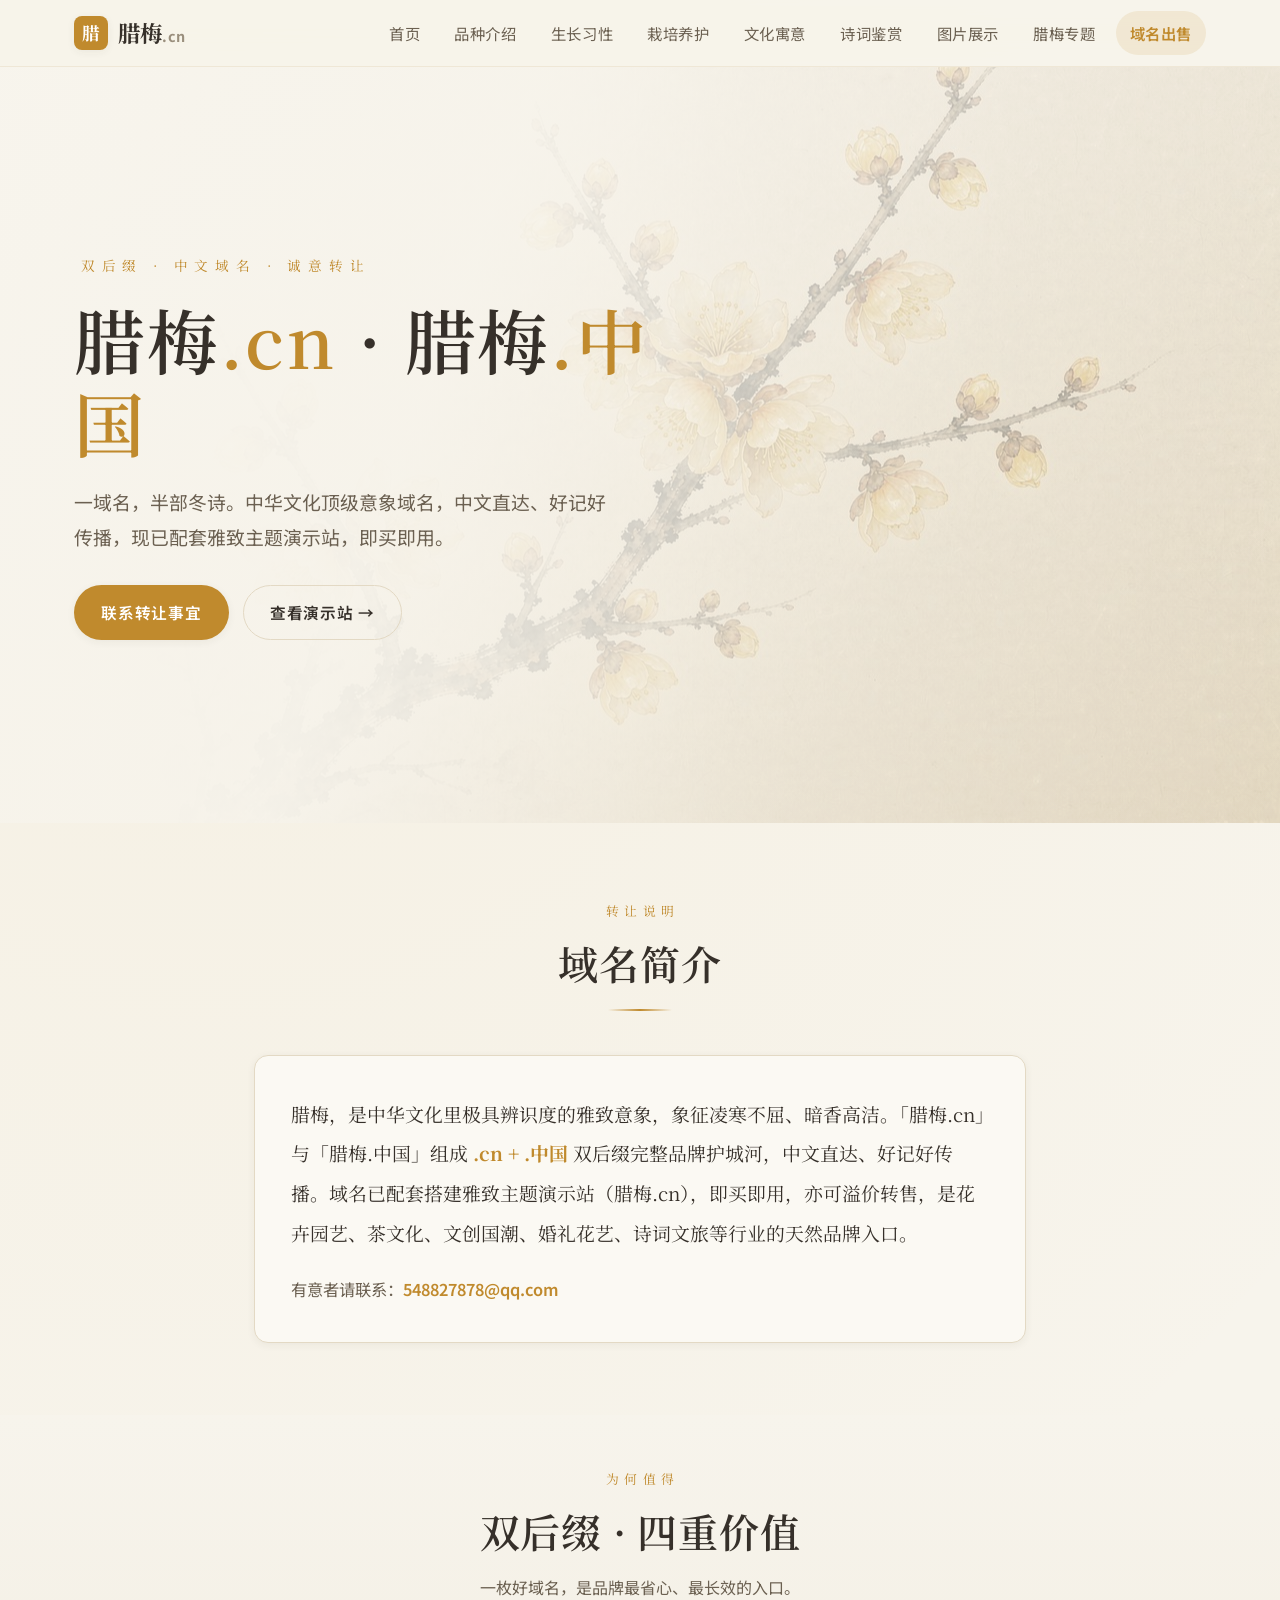
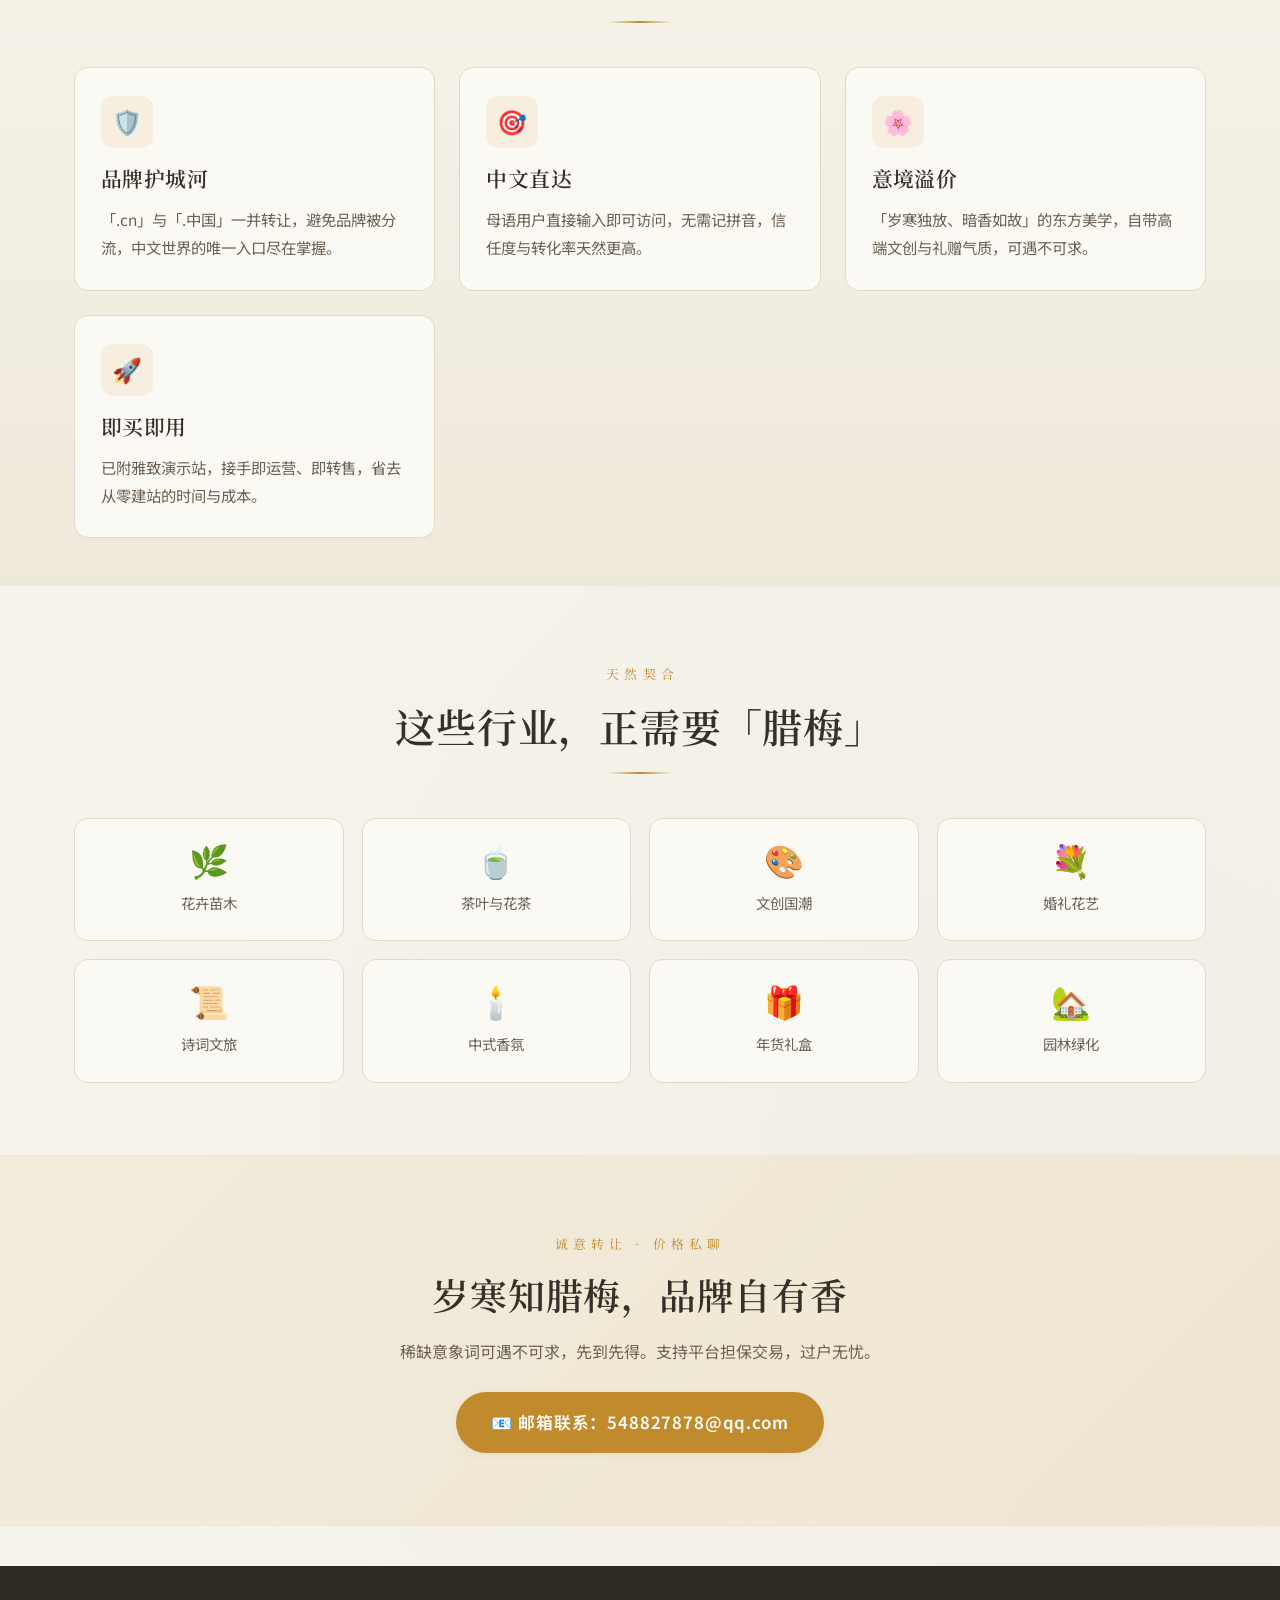
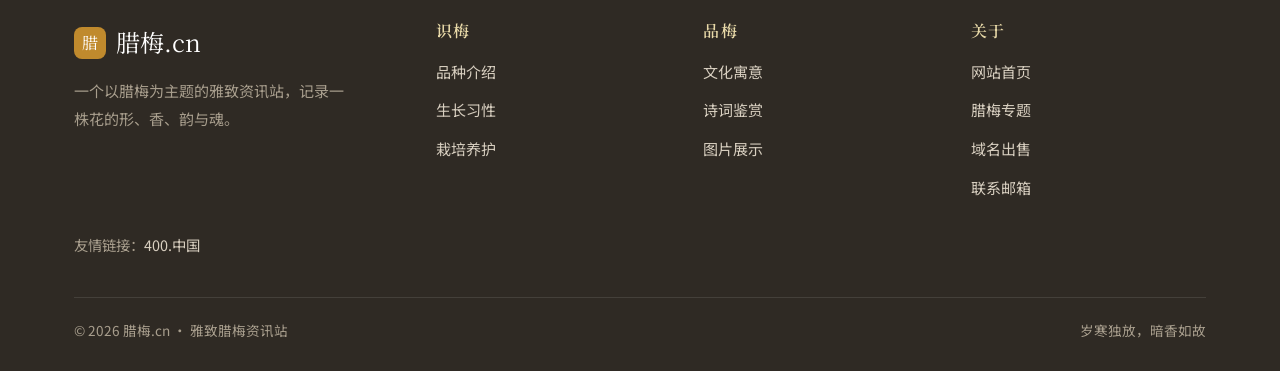
<file: sale.html>
<!DOCTYPE html>
<html lang="zh-CN">
<head>
  <script>document.documentElement.classList.add('js');</script>
  <meta charset="UTF-8" />
  <meta name="viewport" content="width=device-width, initial-scale=1.0" />
  <title>腊梅.cn · 腊梅.中国 域名转让 | 双后缀中文域名出售</title>
  <meta name="description" content="腊梅.cn 与 腊梅.中国 双后缀成套转让：中华文化顶级意象域名，中文直达、好记好传播，已配套雅致主题演示站，即买即用，亦可溢价转售。" />
  <meta name="keywords" content="腊梅.cn,腊梅.中国,域名出售,中文域名,双后缀域名,域名转让,意象域名" />
  <meta name="author" content="腊梅.cn" />
  <meta name="robots" content="index,follow" />
  <link rel="canonical" href="https://腊梅.cn/sale.html" />

  <!-- Open Graph / 社交分享 -->
  <meta property="og:type" content="website" />
  <meta property="og:title" content="腊梅.cn · 腊梅.中国 双后缀域名转让" />
  <meta property="og:description" content="中华文化顶级意象域名，中文直达、即买即用，亦可溢价转售。" />
  <meta property="og:image" content="https://腊梅.cn/assets/hero.jpg" />
  <meta property="og:url" content="https://腊梅.cn/sale.html" />

  <link rel="preconnect" href="https://fonts.googleapis.com" />
  <link rel="preconnect" href="https://fonts.gstatic.com" crossorigin />
  <link href="https://fonts.googleapis.com/css2?family=Noto+Serif+SC:wght@400;600;700&family=Noto+Sans+SC:wght@400;500;700&display=swap" rel="stylesheet" />
  <link rel="stylesheet" href="css/style.css" />
  <link rel="icon" href="assets/favicon.svg" type="image/svg+xml" />
</head>
<body>

  <!-- ============ 顶部导航 ============ -->
  <header class="site-header">
    <div class="container nav">
      <a class="brand" href="index.html" aria-label="腊梅.cn 首页">
        <span class="seal" aria-hidden="true">腊</span>
        <span>腊梅<span class="tld">.cn</span></span>
      </a>
      <button class="nav-toggle" aria-label="展开导航菜单" aria-expanded="false" aria-controls="nav-links">
        <span></span><span></span><span></span>
      </button>
      <ul class="nav-links" id="nav-links">
        <li><a href="index.html">首页</a></li>
        <li><a href="varieties.html">品种介绍</a></li>
        <li><a href="habits.html">生长习性</a></li>
        <li><a href="cultivation.html">栽培养护</a></li>
        <li><a href="culture.html">文化寓意</a></li>
        <li><a href="poetry.html">诗词鉴赏</a></li>
        <li><a href="gallery.html">图片展示</a></li>
        <li><a href="lamei.html">腊梅专题</a></li>
        <li><a href="sale.html" class="active">域名出售</a></li>
      </ul>
    </div>
  </header>

  <main>
    <!-- ============ 主视觉 ============ -->
    <section class="hero">
      <div class="hero__art" style="background-image:url('assets/hero.jpg');" role="img" aria-label="腊梅枝条与蜡黄色花朵的水墨意象"></div>
      <div class="hero__overlay"></div>
      <div class="container hero__inner">
        <div class="hero__content">
          <span class="hero__eyebrow">双后缀 · 中文域名 · 诚意转让</span>
          <h1>腊梅<span class="accent">.cn</span> · 腊梅<span class="accent">.中国</span></h1>
          <p class="hero__lead">一域名，半部冬诗。中华文化顶级意象域名，中文直达、好记好传播，现已配套雅致主题演示站，即买即用。</p>
          <div class="hero__actions">
            <a href="#contact" class="btn btn--primary">联系转让事宜</a>
            <a href="index.html" class="btn btn--ghost">查看演示站 →</a>
          </div>
        </div>
      </div>
    </section>

    <!-- ============ 出售文案（核心） ============ -->
    <section class="section">
      <div class="container" style="max-width: 820px;">
        <div class="section-head reveal">
          <span class="kicker">转让说明</span>
          <h2>域名简介</h2>
          <div class="divider"></div>
        </div>
        <div class="reveal" style="background:var(--paper-soft);border:1px solid var(--line);border-radius:var(--radius);padding:38px 36px;box-shadow:var(--shadow-sm);">
          <p style="font-family:var(--serif);font-size:1.18rem;line-height:2.1;color:var(--ink);margin:0;">
            腊梅，是中华文化里极具辨识度的雅致意象，象征凌寒不屈、暗香高洁。「腊梅.cn」与「腊梅.中国」组成 <strong style="color:var(--gold);">.cn + .中国</strong> 双后缀完整品牌护城河，中文直达、好记好传播。域名已配套搭建雅致主题演示站（腊梅.cn），即买即用，亦可溢价转售，是花卉园艺、茶文化、文创国潮、婚礼花艺、诗词文旅等行业的天然品牌入口。
          </p>
          <p style="margin:22px 0 0;font-size:1.02rem;color:var(--ink-soft);">
            有意者请联系：<a href="mailto:548827878@qq.com" style="font-weight:600;">548827878@qq.com</a>
          </p>
        </div>
      </div>
    </section>

    <!-- ============ 核心卖点 ============ -->
    <section class="section section--tight" style="background:linear-gradient(180deg,var(--paper),var(--paper-deep));">
      <div class="container">
        <div class="section-head reveal">
          <span class="kicker">为何值得</span>
          <h2>双后缀 · 四重价值</h2>
          <p>一枚好域名，是品牌最省心、最长效的入口。</p>
          <div class="divider"></div>
        </div>
        <div class="cards reveal">
          <div class="card">
            <span class="card__icon" aria-hidden="true">🛡️</span>
            <h3>品牌护城河</h3>
            <p>「.cn」与「.中国」一并转让，避免品牌被分流，中文世界的唯一入口尽在掌握。</p>
          </div>
          <div class="card">
            <span class="card__icon" aria-hidden="true">🎯</span>
            <h3>中文直达</h3>
            <p>母语用户直接输入即可访问，无需记拼音，信任度与转化率天然更高。</p>
          </div>
          <div class="card">
            <span class="card__icon" aria-hidden="true">🌸</span>
            <h3>意境溢价</h3>
            <p>「岁寒独放、暗香如故」的东方美学，自带高端文创与礼赠气质，可遇不可求。</p>
          </div>
          <div class="card">
            <span class="card__icon" aria-hidden="true">🚀</span>
            <h3>即买即用</h3>
            <p>已附雅致演示站，接手即运营、即转售，省去从零建站的时间与成本。</p>
          </div>
        </div>
      </div>
    </section>

    <!-- ============ 适合行业 ============ -->
    <section class="section">
      <div class="container">
        <div class="section-head reveal">
          <span class="kicker">天然契合</span>
          <h2>这些行业，正需要「腊梅」</h2>
          <div class="divider"></div>
        </div>
        <div class="facts reveal" style="grid-template-columns:repeat(4,1fr);">
          <div class="fact"><span class="num">🌿</span><span class="label">花卉苗木</span></div>
          <div class="fact"><span class="num">🍵</span><span class="label">茶叶与花茶</span></div>
          <div class="fact"><span class="num">🎨</span><span class="label">文创国潮</span></div>
          <div class="fact"><span class="num">💐</span><span class="label">婚礼花艺</span></div>
          <div class="fact"><span class="num">📜</span><span class="label">诗词文旅</span></div>
          <div class="fact"><span class="num">🕯️</span><span class="label">中式香氛</span></div>
          <div class="fact"><span class="num">🎁</span><span class="label">年货礼盒</span></div>
          <div class="fact"><span class="num">🏡</span><span class="label">园林绿化</span></div>
        </div>
      </div>
    </section>

    <!-- ============ 联系 ============ -->
    <section class="section poem-band" id="contact">
      <div class="container reveal" style="text-align:center;max-width:720px;">
        <span class="kicker" style="display:inline-block;font-family:var(--serif);color:var(--gold);letter-spacing:0.4em;font-size:0.8rem;margin-bottom:14px;">诚意转让 · 价格私聊</span>
        <h2 style="font-size:clamp(1.6rem,3.2vw,2.3rem);margin:0 0 16px;">岁寒知腊梅，品牌自有香</h2>
        <p style="color:var(--ink-soft);margin:0 0 26px;">稀缺意象词可遇不可求，先到先得。支持平台担保交易，过户无忧。</p>
        <a href="mailto:548827878@qq.com" class="btn btn--primary" style="font-size:1.05rem;padding:14px 34px;">📧 邮箱联系：548827878@qq.com</a>
      </div>
    </section>
  </main>

  <!-- ============ 页脚 ============ -->
  <footer class="site-footer">
    <div class="container">
      <div class="footer-grid">
        <div class="footer-col">
          <div class="footer-brand"><span class="seal" aria-hidden="true">腊</span>腊梅.cn</div>
          <p style="color:#a89e8d;font-size:0.94rem;max-width:280px;">一个以腊梅为主题的雅致资讯站，记录一株花的形、香、韵与魂。</p>
        </div>
        <div class="footer-col">
          <h4>识梅</h4>
          <ul>
            <li><a href="varieties.html">品种介绍</a></li>
            <li><a href="habits.html">生长习性</a></li>
            <li><a href="cultivation.html">栽培养护</a></li>
          </ul>
        </div>
        <div class="footer-col">
          <h4>品梅</h4>
          <ul>
            <li><a href="culture.html">文化寓意</a></li>
            <li><a href="poetry.html">诗词鉴赏</a></li>
            <li><a href="gallery.html">图片展示</a></li>
          </ul>
        </div>
        <div class="footer-col">
          <h4>关于</h4>
          <ul>
            <li><a href="index.html">网站首页</a></li>
            <li><a href="lamei.html">腊梅专题</a></li>
            <li><a href="sale.html">域名出售</a></li>
            <li><a href="mailto:548827878@qq.com">联系邮箱</a></li>
          </ul>
        </div>
      </div>
      <div class="footer-friends">友情链接：<a href="https://400.中国/" target="_blank" rel="noopener" title="400电话官方办理申请中心">400.中国</a></div>
      <div class="footer-bottom">
        <span>© <span data-year>2026</span> 腊梅.cn · 雅致腊梅资讯站</span>
        <span>岁寒独放，暗香如故</span>
      </div>
    </div>
  </footer>

  <script src="js/main.js"></script>
</body>
</html>
</file>
<file: css/style.css>
/* =========================================================
   腊梅.cn — 全局样式
   设计基调：宣纸为底、腊梅为魂、墨色为骨、竹青点缀
   风格：雅致清新 · 传统文人气质 · 响应式
   ========================================================= */

:root {
  /* 色彩系统 */
  --paper:        #f7f4ec;  /* 宣纸底 */
  --paper-soft:   #fbf9f3;  /* 浅纸卡 */
  --paper-deep:   #efe9db;  /* 深纸纹 */
  --ink:          #36302a;  /* 墨色正文 */
  --ink-soft:     #6b6051;  /* 次级文字 */
  --ink-faint:    #9a8f7d;  /* 辅助文字 */
  --gold:         #c08a2d;  /* 腊梅金（主点缀） */
  --gold-bright:  #d8aa3e;  /* 亮金 */
  --gold-soft:    #e8d9a8;  /* 浅金 */
  --jade:         #7c8a5e;  /* 竹青（叶） */
  --brown:        #8a6d4f;  /* 枝干褐 */
  --line:         #e3d9c4;  /* 分割线 */
  --line-soft:    #efe7d6;

  /* 字体 */
  --serif: "Noto Serif SC", "Songti SC", "STSong", "Source Han Serif SC", "SimSun", serif;
  --sans:  "Noto Sans SC", "PingFang SC", "Microsoft YaHei", "Hiragino Sans GB", sans-serif;

  /* 尺度 */
  --maxw: 1180px;
  --radius: 14px;
  --shadow-sm: 0 2px 8px rgba(54, 48, 42, 0.06);
  --shadow:    0 8px 28px rgba(54, 48, 42, 0.10);
  --shadow-lg: 0 18px 50px rgba(54, 48, 42, 0.14);
  --ease: cubic-bezier(0.22, 0.61, 0.36, 1);
}

/* ---------- 基础重置 ---------- */
*, *::before, *::after { box-sizing: border-box; }
html { scroll-behavior: smooth; -webkit-text-size-adjust: 100%; }
body {
  margin: 0;
  font-family: var(--sans);
  color: var(--ink);
  background-color: var(--paper);
  /* 极淡的宣纸纹理：两层径向渐变叠加 */
  background-image:
    radial-gradient(circle at 18% 12%, rgba(216, 170, 62, 0.05), transparent 42%),
    radial-gradient(circle at 86% 78%, rgba(124, 138, 94, 0.05), transparent 46%);
  line-height: 1.85;
  font-size: 16px;
  -webkit-font-smoothing: antialiased;
  text-rendering: optimizeLegibility;
}
img { max-width: 100%; height: auto; display: block; }
a { color: var(--gold); text-decoration: none; transition: color 0.25s var(--ease); }
a:hover { color: var(--gold-bright); }
h1, h2, h3, h4 { font-family: var(--serif); font-weight: 600; line-height: 1.4; color: var(--ink); letter-spacing: 0.02em; }
p { margin: 0 0 1.1em; }
ul, ol { margin: 0 0 1.1em; padding-left: 1.4em; }

/* 焦点可见性（无障碍） */
a:focus-visible, button:focus-visible, input:focus-visible, textarea:focus-visible {
  outline: 2px solid var(--gold);
  outline-offset: 3px;
  border-radius: 4px;
}

/* ---------- 布局容器 ---------- */
.container { width: 100%; max-width: var(--maxw); margin: 0 auto; padding: 0 24px; }
.section { padding: 72px 0; }
.section--tight { padding: 48px 0; }

/* ---------- 顶部导航 ---------- */
.site-header {
  position: sticky; top: 0; z-index: 50;
  background: rgba(247, 244, 236, 0.82);
  backdrop-filter: saturate(150%) blur(12px);
  -webkit-backdrop-filter: saturate(150%) blur(12px);
  border-bottom: 1px solid var(--line-soft);
}
.nav {
  display: flex; align-items: center; justify-content: space-between;
  height: 66px;
}
.brand {
  display: flex; align-items: baseline; gap: 10px;
  font-family: var(--serif); font-size: 1.4rem; font-weight: 700; color: var(--ink);
}
.brand .seal {
  display: inline-flex; align-items: center; justify-content: center;
  width: 34px; height: 34px; border-radius: 8px;
  background: var(--gold); color: #fff; font-size: 1.1rem; font-weight: 700;
  box-shadow: var(--shadow-sm);
  align-self: center;
}
.brand .tld { font-size: 0.9rem; color: var(--ink-faint); font-family: var(--sans); letter-spacing: 0.05em; }
.nav-links { display: flex; align-items: center; gap: 6px; list-style: none; margin: 0; padding: 0; }
.nav-links a {
  display: inline-block; padding: 8px 14px; border-radius: 999px;
  color: var(--ink-soft); font-size: 0.96rem; letter-spacing: 0.04em;
}
.nav-links a:hover { color: var(--gold); background: rgba(192, 138, 45, 0.08); }
.nav-links a.active { color: var(--gold); background: rgba(192, 138, 45, 0.12); font-weight: 600; }

/* 汉堡按钮 */
.nav-toggle {
  display: none; width: 42px; height: 42px; border: none; background: transparent;
  cursor: pointer; padding: 0; border-radius: 10px; position: relative;
}
.nav-toggle span {
  position: absolute; left: 9px; right: 9px; height: 2px; background: var(--ink);
  border-radius: 2px; transition: transform 0.3s var(--ease), opacity 0.2s var(--ease);
}
.nav-toggle span:nth-child(1) { top: 14px; }
.nav-toggle span:nth-child(2) { top: 20px; }
.nav-toggle span:nth-child(3) { top: 26px; }
.nav-toggle[aria-expanded="true"] span:nth-child(1) { transform: translateY(6px) rotate(45deg); }
.nav-toggle[aria-expanded="true"] span:nth-child(2) { opacity: 0; }
.nav-toggle[aria-expanded="true"] span:nth-child(3) { transform: translateY(-6px) rotate(-45deg); }

/* ---------- 主视觉 Hero ---------- */
.hero {
  position: relative; overflow: hidden;
  min-height: 84dvh; display: flex; align-items: center;
  background: linear-gradient(160deg, #fbf9f3 0%, #f3ecdd 60%, #efe6d2 100%);
}
.hero__inner { position: relative; z-index: 2; width: 100%; }
.hero__art {
  position: absolute; inset: 0; z-index: 1;
  background-size: cover; background-position: center right;
  opacity: 0.5; mix-blend-mode: multiply;
  -webkit-mask-image: linear-gradient(90deg, transparent 0%, #000 55%, #000 100%);
          mask-image: linear-gradient(90deg, transparent 0%, #000 55%, #000 100%);
}
.hero__overlay { position: absolute; inset: 0; z-index: 1; background: linear-gradient(110deg, rgba(247,244,236,0.92) 35%, rgba(247,244,236,0.35) 70%, transparent 100%); }
.hero__content { max-width: 640px; }
.hero__eyebrow {
  display: inline-block; font-family: var(--serif); color: var(--gold);
  letter-spacing: 0.5em; font-size: 0.85rem; margin-bottom: 18px; padding-left: 0.5em;
}
.hero h1 {
  font-size: clamp(2.6rem, 6vw, 4.4rem); margin: 0 0 22px; line-height: 1.18;
  letter-spacing: 0.04em;
}
.hero h1 .accent { color: var(--gold); position: relative; }
.hero__lead { font-size: clamp(1rem, 1.6vw, 1.18rem); color: var(--ink-soft); margin-bottom: 30px; max-width: 540px; }
.hero__actions { display: flex; flex-wrap: wrap; gap: 14px; }

/* ---------- 按钮 ---------- */
.btn {
  display: inline-flex; align-items: center; gap: 8px;
  padding: 12px 26px; border-radius: 999px; font-size: 0.98rem; font-weight: 600;
  letter-spacing: 0.05em; cursor: pointer; border: 1px solid transparent;
  transition: transform 0.2s var(--ease), box-shadow 0.25s var(--ease), background 0.25s var(--ease);
}
.btn--primary { background: var(--gold); color: #fff; box-shadow: var(--shadow-sm); }
.btn--primary:hover { background: var(--gold-bright); color: #fff; transform: translateY(-2px); box-shadow: var(--shadow); }
.btn--ghost { background: transparent; color: var(--ink); border-color: var(--line); }
.btn--ghost:hover { border-color: var(--gold); color: var(--gold); background: rgba(192,138,45,0.06); transform: translateY(-2px); }

/* ---------- 章节标题 ---------- */
.section-head { text-align: center; max-width: 720px; margin: 0 auto 44px; }
.section-head .kicker {
  display: inline-block; font-family: var(--serif); color: var(--gold);
  letter-spacing: 0.4em; font-size: 0.8rem; margin-bottom: 12px; padding-left: 0.4em;
}
.section-head h2 { font-size: clamp(1.7rem, 3.4vw, 2.5rem); margin: 0 0 14px; }
.section-head p { color: var(--ink-soft); margin: 0; }
.divider {
  width: 64px; height: 2px; margin: 18px auto 0;
  background: linear-gradient(90deg, transparent, var(--gold), transparent);
}

/* ---------- 文化引言（首页引言段） ---------- */
.intro-grid { display: grid; grid-template-columns: 1.1fr 0.9fr; gap: 48px; align-items: center; }
.intro-text p { color: var(--ink-soft); }
.intro-text .quote {
  font-family: var(--serif); font-size: 1.25rem; color: var(--ink);
  border-left: 3px solid var(--gold-soft); padding-left: 18px; margin: 22px 0; line-height: 1.9;
}
.intro-figure {
  border-radius: var(--radius); overflow: hidden; box-shadow: var(--shadow);
  border: 1px solid var(--line);
}
.intro-figure img { width: 100%; aspect-ratio: 4 / 5; object-fit: cover; }

/* ---------- 栏目导航卡片 ---------- */
.cards { display: grid; grid-template-columns: repeat(3, 1fr); gap: 24px; }
.card {
  display: flex; flex-direction: column; gap: 12px;
  background: var(--paper-soft); border: 1px solid var(--line);
  border-radius: var(--radius); padding: 28px 26px;
  transition: transform 0.28s var(--ease), box-shadow 0.28s var(--ease), border-color 0.28s var(--ease);
}
.card:hover { transform: translateY(-6px); box-shadow: var(--shadow); border-color: var(--gold-soft); }
.card__icon {
  width: 52px; height: 52px; border-radius: 12px; display: grid; place-items: center;
  background: rgba(192, 138, 45, 0.10); color: var(--gold); font-size: 1.5rem; margin-bottom: 4px;
}
.card h3 { margin: 0; font-size: 1.3rem; }
.card p { margin: 0; color: var(--ink-soft); font-size: 0.96rem; flex: 1; }
.card__more { font-family: var(--serif); color: var(--gold); font-size: 0.95rem; letter-spacing: 0.05em; }
.card__more::after { content: " →"; transition: margin-left 0.2s var(--ease); }
.card:hover .card__more::after { margin-left: 6px; }

/* ---------- 名诗展示 ---------- */
.poem-band {
  background: linear-gradient(135deg, #f3ecdc, #efe6d1);
  border-top: 1px solid var(--line-soft); border-bottom: 1px solid var(--line-soft);
}
.poem {
  text-align: center; max-width: 720px; margin: 0 auto;
  font-family: var(--serif); font-size: clamp(1.2rem, 2.6vw, 1.7rem);
  color: var(--ink); line-height: 2.1; letter-spacing: 0.05em;
}
.poem .author { display: block; margin-top: 18px; font-size: 0.95rem; color: var(--ink-faint); letter-spacing: 0.1em; }

/* ---------- 图库预览 ---------- */
.gallery-preview { display: grid; grid-template-columns: repeat(4, 1fr); gap: 14px; }
.gallery-preview a {
  position: relative; border-radius: var(--radius); overflow: hidden;
  border: 1px solid var(--line); aspect-ratio: 1 / 1;
  box-shadow: var(--shadow-sm);
}
.gallery-preview img { width: 100%; height: 100%; object-fit: cover; transition: transform 0.5s var(--ease); }
.gallery-preview a:hover img { transform: scale(1.07); }
.gallery-preview a span {
  position: absolute; left: 0; right: 0; bottom: 0; padding: 10px 12px;
  background: linear-gradient(transparent, rgba(54,48,42,0.55)); color: #fff;
  font-family: var(--serif); font-size: 0.9rem; letter-spacing: 0.05em;
}

/* ---------- 通用内容页版式 ---------- */
.page-hero {
  position: relative; padding: 104px 0 72px; text-align: center; overflow: hidden;
  background: linear-gradient(160deg, #fbf9f3, #f1e9d8);
  border-bottom: 1px solid var(--line-soft);
}
.page-hero__bg {
  position: absolute; inset: 0; z-index: 0;
  background-size: cover; background-position: center;
  opacity: 0.16;
  -webkit-mask-image: radial-gradient(circle at 50% 28%, #000 0%, transparent 72%);
          mask-image: radial-gradient(circle at 50% 28%, #000 0%, transparent 72%);
}
.page-hero .container { position: relative; z-index: 1; }
.page-hero .kicker { font-family: var(--serif); color: var(--gold); letter-spacing: 0.4em; font-size: 0.82rem; }
.page-hero h1 { font-size: clamp(2rem, 4.5vw, 3rem); margin: 14px 0 10px; }
.page-hero p { color: var(--ink-soft); max-width: 640px; margin: 0 auto; }

/* 两栏图文 */
.feature { display: grid; grid-template-columns: 1fr 1fr; gap: 44px; align-items: center; }
.feature--reverse .feature__media { order: 2; }
.feature__media { border-radius: var(--radius); overflow: hidden; box-shadow: var(--shadow); border: 1px solid var(--line); }
.feature__media img { width: 100%; aspect-ratio: 4 / 3; object-fit: cover; }
.feature h3 { font-size: 1.6rem; margin: 0 0 14px; }
.feature p { color: var(--ink-soft); }

/* 信息卡网格（品种/习性等） */
.info-grid { display: grid; grid-template-columns: repeat(2, 1fr); gap: 22px; }
.info-card {
  background: var(--paper-soft); border: 1px solid var(--line);
  border-radius: var(--radius); padding: 26px 24px; box-shadow: var(--shadow-sm);
  transition: transform 0.25s var(--ease), box-shadow 0.25s var(--ease);
}
.info-card:hover { transform: translateY(-4px); box-shadow: var(--shadow); }
.info-card h3 { margin: 0 0 6px; font-size: 1.25rem; display: flex; align-items: center; gap: 10px; }
.info-card .tag { font-size: 0.78rem; color: #fff; background: var(--jade); padding: 2px 10px; border-radius: 999px; font-family: var(--sans); letter-spacing: 0.05em; }
.info-card p { margin: 0; color: var(--ink-soft); font-size: 0.96rem; }

/* 数据条（生长习性） */
.facts { display: grid; grid-template-columns: repeat(4, 1fr); gap: 18px; }
.fact {
  text-align: center; padding: 24px 16px; border-radius: var(--radius);
  background: var(--paper-soft); border: 1px solid var(--line);
}
.fact .num { font-family: var(--serif); font-size: 2rem; color: var(--gold); line-height: 1; }
.fact .label { display: block; margin-top: 8px; color: var(--ink-soft); font-size: 0.9rem; }

/* 步骤（养护）—— 双栏紧凑卡片，编号与正文对齐 */
.steps { counter-reset: step; display: grid; grid-template-columns: repeat(2, 1fr); gap: 16px; }
.step {
  display: grid; grid-template-columns: 42px 1fr; column-gap: 16px; row-gap: 4px; align-items: start;
  background: var(--paper-soft); border: 1px solid var(--line); border-radius: var(--radius);
  padding: 18px 20px; box-shadow: var(--shadow-sm);
  transition: transform 0.25s var(--ease), box-shadow 0.25s var(--ease), border-color 0.25s var(--ease);
}
.step:hover { transform: translateY(-3px); box-shadow: var(--shadow); border-color: var(--gold-soft); }
.step::before {
  counter-increment: step; content: counter(step);
  grid-column: 1; grid-row: 1 / -1; align-self: start;
  width: 42px; height: 42px; border-radius: 50%; display: grid; place-items: center;
  background: var(--gold); color: #fff; font-family: var(--serif); font-size: 1.1rem; font-weight: 700;
}
.step h3 { grid-column: 2; margin: 2px 0 4px; font-size: 1.08rem; }
.step p { grid-column: 2; margin: 0; color: var(--ink-soft); font-size: 0.92rem; line-height: 1.72; }

/* 诗词列表 */
.poem-list { display: grid; gap: 22px; }
.poem-item {
  background: var(--paper-soft); border: 1px solid var(--line); border-left: 4px solid var(--gold-soft);
  border-radius: var(--radius); padding: 28px 30px; box-shadow: var(--shadow-sm);
}
.poem-item h3 { margin: 0 0 4px; font-size: 1.35rem; }
.poem-item .meta { color: var(--gold); font-family: var(--serif); font-size: 0.95rem; letter-spacing: 0.08em; margin-bottom: 14px; }
.poem-item .body { font-family: var(--serif); font-size: 1.2rem; line-height: 2.1; color: var(--ink); white-space: pre-line; }
.poem-item .note { margin: 14px 0 0; color: var(--ink-soft); font-size: 0.94rem; }

/* 寓意卡片 */
.symbol-grid { display: grid; grid-template-columns: repeat(3, 1fr); gap: 22px; }
.symbol {
  text-align: center; padding: 30px 22px; border-radius: var(--radius);
  background: var(--paper-soft); border: 1px solid var(--line); box-shadow: var(--shadow-sm);
  transition: transform 0.25s var(--ease);
}
.symbol:hover { transform: translateY(-5px); }
.symbol .glyph { font-family: var(--serif); font-size: 2.4rem; color: var(--gold); line-height: 1; margin-bottom: 12px; }
.symbol h3 { margin: 0 0 8px; font-size: 1.2rem; }
.symbol p { margin: 0; color: var(--ink-soft); font-size: 0.95rem; }

/* 图库大网格 */
.gallery-grid { display: grid; grid-template-columns: repeat(3, 1fr); gap: 18px; }
.gallery-grid figure {
  margin: 0; border-radius: var(--radius); overflow: hidden; border: 1px solid var(--line);
  box-shadow: var(--shadow-sm); cursor: zoom-in; background: var(--paper-deep);
}
.gallery-grid img { width: 100%; aspect-ratio: 4 / 3; object-fit: cover; transition: transform 0.5s var(--ease); }
.gallery-grid figure:hover img { transform: scale(1.05); }
.gallery-grid figcaption {
  padding: 12px 14px; font-family: var(--serif); color: var(--ink-soft);
  font-size: 0.95rem; letter-spacing: 0.04em; background: var(--paper-soft);
}

/* 面包屑 */
.crumb { font-size: 0.88rem; color: var(--ink-faint); margin-bottom: 18px; }
.crumb a { color: var(--ink-faint); }
.crumb a:hover { color: var(--gold); }
.crumb span { margin: 0 6px; }

/* 内链提示框 */
.callout {
  border: 1px solid var(--gold-soft); background: rgba(216,170,62,0.06);
  border-radius: var(--radius); padding: 18px 22px; margin: 26px 0;
}
.callout strong { color: var(--gold); }

/* ---------- 页脚 ---------- */
.site-footer {
  background: #2f2a24; color: #d8cfc0; margin-top: 40px;
  padding: 54px 0 28px;
}
.site-footer a { color: #d8cfc0; }
.site-footer a:hover { color: var(--gold-soft); }
.footer-grid { display: grid; grid-template-columns: 1.4fr 1fr 1fr 1fr; gap: 32px; }
.footer-brand { font-family: var(--serif); font-size: 1.5rem; color: #fff; margin-bottom: 12px; display: flex; align-items: center; gap: 10px; }
.footer-brand .seal { background: var(--gold); color: #fff; width: 32px; height: 32px; border-radius: 8px; display: grid; place-items: center; font-size: 1rem; }
.footer-col h4 { color: var(--gold-soft); font-size: 1rem; letter-spacing: 0.1em; margin: 0 0 14px; }
.footer-col ul { list-style: none; padding: 0; margin: 0; display: grid; gap: 9px; }
.footer-col a { font-size: 0.94rem; }

/* 友情链接（页脚） */
.footer-friends { margin-top: 30px; font-size: 0.9rem; color: #a89e8d; }
.footer-friends a { color: #d8cfc0; }
.footer-friends a:hover { color: var(--gold-soft); }

/* 友情链接横带（首页） */
.friends-band { padding: 20px 0; background: var(--paper-deep); border-top: 1px solid var(--line-soft); }
.friends-band .container { display: flex; align-items: center; gap: 16px; flex-wrap: wrap; font-size: 0.92rem; color: var(--ink-faint); }
.friends-band .friends-label { font-family: var(--serif); letter-spacing: 0.3em; color: var(--ink-soft); }
.friends-band a { color: var(--ink-soft); }
.friends-band a:hover { color: var(--gold); }
.footer-bottom {
  margin-top: 38px; padding-top: 20px; border-top: 1px solid rgba(255,255,255,0.10);
  display: flex; justify-content: space-between; flex-wrap: wrap; gap: 10px;
  font-size: 0.85rem; color: #a89e8d;
}

/* ---------- 滚动渐显动画 ---------- */
/* 渐进增强：仅当 JS 启用（<html class="js">）才隐藏，JS 禁用时内容始终可见，避免“空白页” */
.js .reveal { opacity: 0; transform: translateY(24px); transition: opacity 0.7s var(--ease), transform 0.7s var(--ease); }
.js .reveal.is-visible { opacity: 1; transform: none; }

/* ---------- 灯箱 ---------- */
.lightbox {
  position: fixed; inset: 0; z-index: 100; display: none;
  background: rgba(28, 24, 20, 0.88); padding: 5vh 5vw;
  align-items: center; justify-content: center; flex-direction: column; gap: 16px;
}
.lightbox.open { display: flex; }
.lightbox img { max-width: 100%; max-height: 82vh; border-radius: 10px; box-shadow: 0 20px 60px rgba(0,0,0,0.5); }
.lightbox .cap { color: #ece3d2; font-family: var(--serif); letter-spacing: 0.05em; }
.lightbox .close {
  position: absolute; top: 22px; right: 26px; width: 44px; height: 44px;
  border: none; border-radius: 50%; background: rgba(255,255,255,0.15); color: #fff;
  font-size: 1.5rem; cursor: pointer; line-height: 1;
}

/* =========================================================
   响应式
   ========================================================= */
@media (max-width: 980px) {
  .intro-grid { grid-template-columns: 1fr; gap: 30px; }
  .intro-figure { max-width: 460px; margin: 0 auto; }
  .cards { grid-template-columns: repeat(2, 1fr); }
  .gallery-preview { grid-template-columns: repeat(2, 1fr); }
  .facts { grid-template-columns: repeat(2, 1fr); }
  .feature { grid-template-columns: 1fr; gap: 26px; }
  .feature--reverse .feature__media { order: 0; }
  .info-grid { grid-template-columns: 1fr; }
  .symbol-grid { grid-template-columns: repeat(2, 1fr); }
  .gallery-grid { grid-template-columns: repeat(2, 1fr); }
  .footer-grid { grid-template-columns: 1fr 1fr; }
}

@media (max-width: 720px) {
  .section { padding: 52px 0; }
  .nav-links {
    position: fixed; top: 66px; left: 0; right: 0;
    flex-direction: column; align-items: stretch; gap: 0;
    background: var(--paper-soft); border-bottom: 1px solid var(--line);
    box-shadow: var(--shadow);
    max-height: 0; overflow: hidden; transition: max-height 0.35s var(--ease);
  }
  .nav-links.open { max-height: 70vh; }
  .nav-links li { border-top: 1px solid var(--line-soft); }
  .nav-links a { display: block; padding: 14px 24px; border-radius: 0; }
  .nav-links a:hover, .nav-links a.active { background: rgba(192,138,45,0.10); }
  .nav-toggle { display: block; }
  .hero { min-height: 78dvh; }
  .hero__art { opacity: 0.32; -webkit-mask-image: linear-gradient(180deg, #000 40%, transparent 100%); mask-image: linear-gradient(180deg, #000 40%, transparent 100%); }
  .hero__overlay { background: linear-gradient(180deg, rgba(247,244,236,0.6) 0%, rgba(247,244,236,0.92) 60%, var(--paper) 100%); }
  .cards { grid-template-columns: 1fr; }
  .gallery-preview { grid-template-columns: repeat(2, 1fr); }
  .facts { grid-template-columns: 1fr 1fr; }
  .symbol-grid { grid-template-columns: 1fr; }
  .steps { grid-template-columns: 1fr; }
  .gallery-grid { grid-template-columns: 1fr; }
  .footer-grid { grid-template-columns: 1fr; gap: 26px; }
  .footer-bottom { flex-direction: column; }
  .poem-item { padding: 22px 20px; }
  .poem-item .body { font-size: 1.08rem; }
  .container { padding: 0 18px; }
}

/* 尊重「减少动效」偏好 */
@media (prefers-reduced-motion: reduce) {
  * { animation: none !important; transition: none !important; scroll-behavior: auto !important; }
  .js .reveal { opacity: 1; transform: none; }
}

/* ---------- 首页专题推荐横幅 ---------- */
.topic-banner { background: linear-gradient(135deg, #fbf6ea, #f3e7c9); border-top: 1px solid var(--line-soft); border-bottom: 1px solid var(--line-soft); }
.topic-banner__inner { display: flex; align-items: center; justify-content: space-between; gap: 28px; flex-wrap: wrap; }
.topic-banner__text { max-width: 740px; text-align: left; }
.topic-banner__text h2 { font-size: clamp(1.5rem, 3vw, 2.1rem); margin: 8px 0 10px; }
.topic-banner__text p { color: var(--ink-soft); margin: 0; }
.topic-banner .btn { white-space: nowrap; }
@media (max-width: 640px) {
  .topic-banner__inner { flex-direction: column; align-items: flex-start; }
}

/* =========================================================
   腊梅专题页 (lamei.html) 专属样式
   ========================================================= */
.article-hero {
  position: relative; padding: 98px 0 60px; text-align: center; overflow: hidden;
  background: linear-gradient(160deg, #fbf9f3 0%, #f3ecdd 60%, #efe6d2 100%);
  border-bottom: 1px solid var(--line-soft);
}
.article-hero .kicker {
  display: inline-block; font-family: var(--serif); color: var(--gold);
  letter-spacing: 0.4em; font-size: 0.82rem; margin-bottom: 14px; padding-left: 0.4em;
}
.article-hero h1 { font-size: clamp(1.9rem, 4.2vw, 3rem); margin: 0 0 14px; line-height: 1.25; }
.article-hero p { color: var(--ink-soft); max-width: 640px; margin: 0 auto; }

.article { max-width: 860px; margin: 0 auto; }
.article .lead { font-size: 1.06rem; color: var(--ink-soft); }
.article .lead p { margin-bottom: 0.9em; }

/* 目录 */
.toc {
  background: var(--paper-soft); border: 1px solid var(--line);
  border-radius: var(--radius); padding: 22px 26px; margin: 34px 0 10px;
  box-shadow: var(--shadow-sm);
}
.toc h2 { font-size: 1.05rem; margin: 0 0 12px; font-family: var(--serif); }
.toc ol { margin: 0; padding-left: 1.3em; columns: 2; column-gap: 30px; }
.toc li { margin-bottom: 8px; }
.toc a { color: var(--ink-soft); }
.toc a:hover { color: var(--gold); }

.article h2 {
  font-size: clamp(1.45rem, 3vw, 1.95rem); margin: 46px 0 16px;
  padding-top: 14px; border-top: 1px solid var(--line-soft); scroll-margin-top: 84px;
}
.article h2 .num { color: var(--gold-soft); margin-right: 6px; }
.article h3 { font-size: 1.22rem; margin: 30px 0 10px; color: var(--gold); }
.article p { color: var(--ink-soft); }
.article ul, .article ol { color: var(--ink-soft); }

.article .figure { margin: 26px 0; border-radius: var(--radius); overflow: hidden; border: 1px solid var(--line); box-shadow: var(--shadow-sm); }
.article .figure img { width: 100%; display: block; }
.article .figure figcaption { padding: 10px 14px; font-size: 0.88rem; color: var(--gold); background: var(--paper-soft); font-family: var(--serif); }

.article .keypoints { background: rgba(192,138,45,0.06); border: 1px solid var(--gold-soft); border-radius: var(--radius); padding: 20px 24px; margin: 28px 0; }
.article .keypoints h3 { margin: 0 0 10px; color: var(--gold); font-size: 1.05rem; }
.article .keypoints ul { margin-bottom: 0; }

.article .warn { background: #fdf3ef; border: 1px solid #e7b9a6; border-left: 4px solid #c0583a; border-radius: var(--radius); padding: 14px 18px; margin: 22px 0; color: #7a3b28; font-size: 0.96rem; }

.article table { width: 100%; border-collapse: collapse; margin: 22px 0; background: var(--paper-soft); border-radius: var(--radius); overflow: hidden; box-shadow: var(--shadow-sm); font-size: 0.94rem; }
.article th, .article td { border: 1px solid var(--line); padding: 10px 12px; text-align: left; vertical-align: top; }
.article th { background: var(--gold); color: #fff; font-weight: 600; }
.article tbody tr:nth-child(even) { background: rgba(192,138,45,0.05); }

.faq-item { background: var(--paper-soft); border: 1px solid var(--line); border-left: 4px solid var(--gold-soft); border-radius: var(--radius); padding: 18px 22px; margin: 14px 0; scroll-margin-top: 84px; }
.faq-item h3 { margin: 0 0 8px; font-size: 1.08rem; color: var(--ink); }
.faq-item p { margin: 0; }

.article .byline { font-size: 0.88rem; color: var(--ink-faint); margin-top: 30px; }
.article .ending h2 { border-top: none; }

@media (max-width: 720px) {
  .toc ol { columns: 1; }
  .article-hero { padding: 78px 0 44px; }
}
</file>
